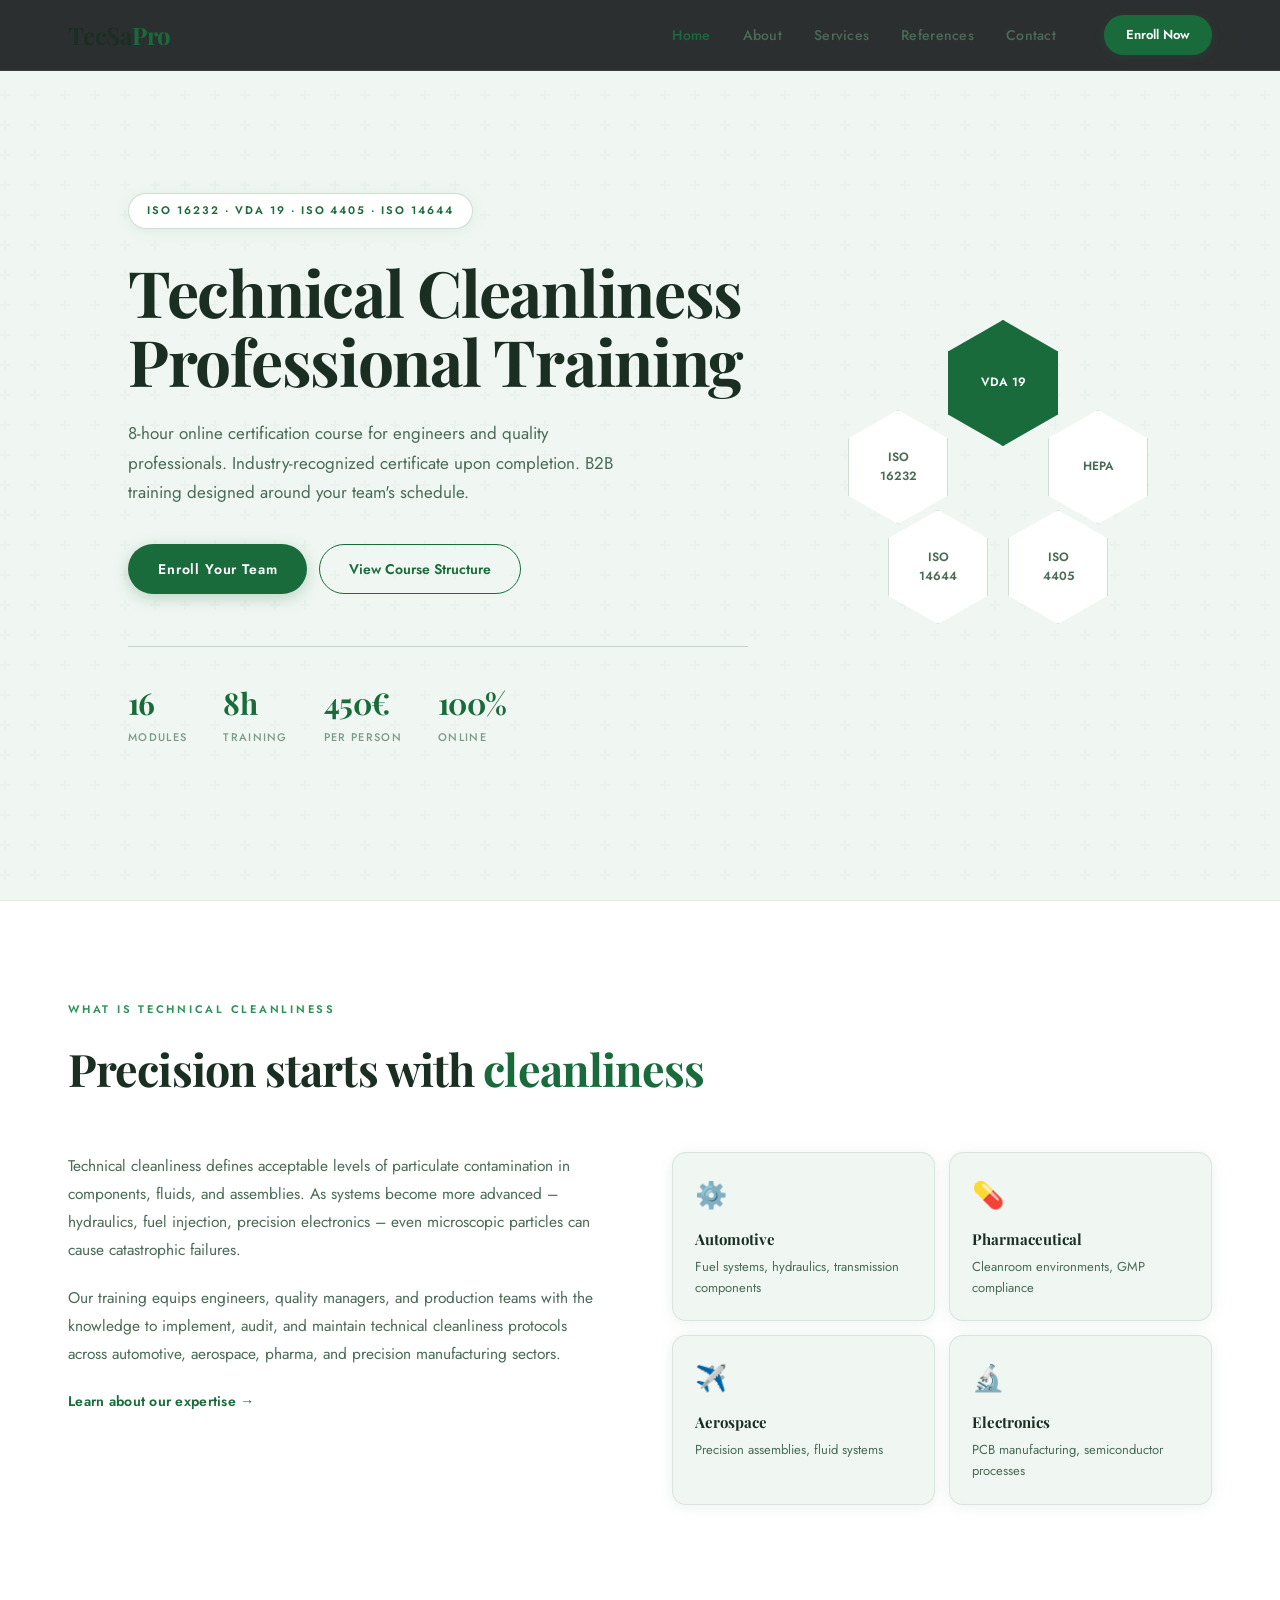
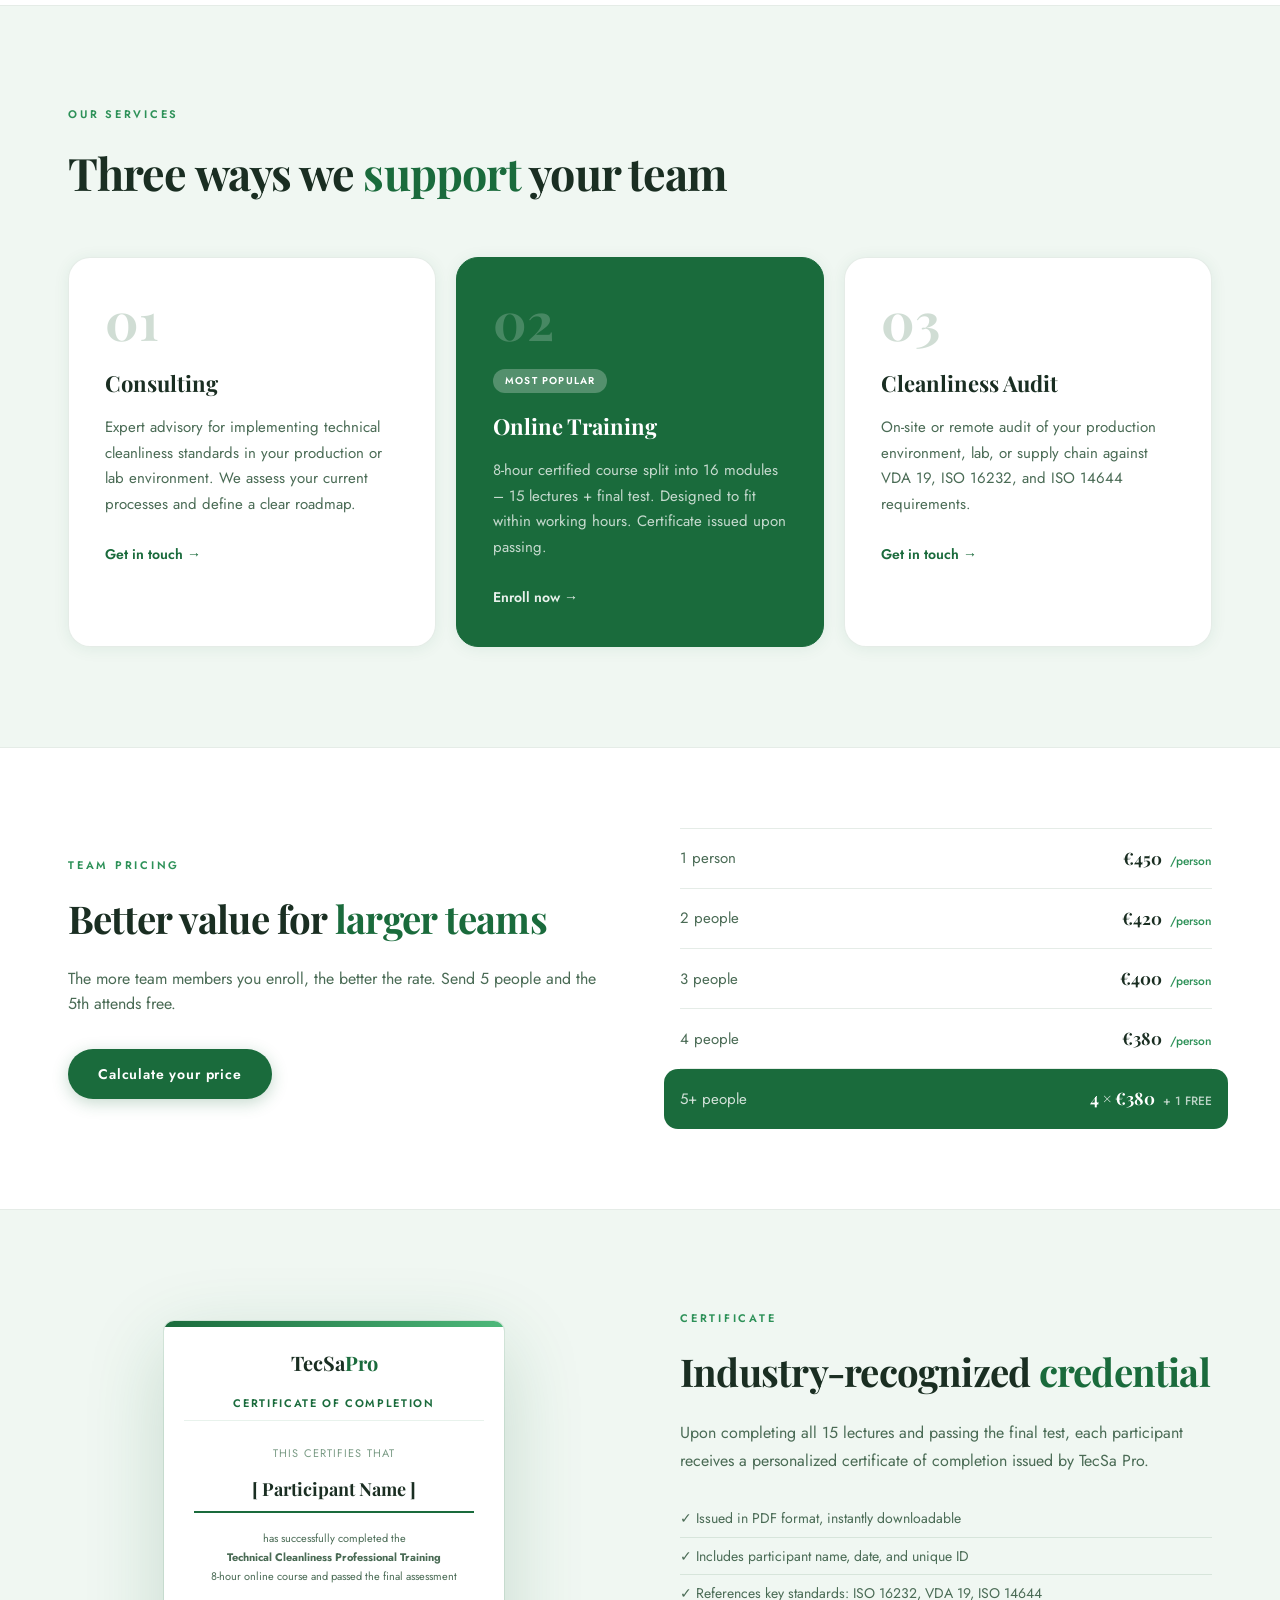
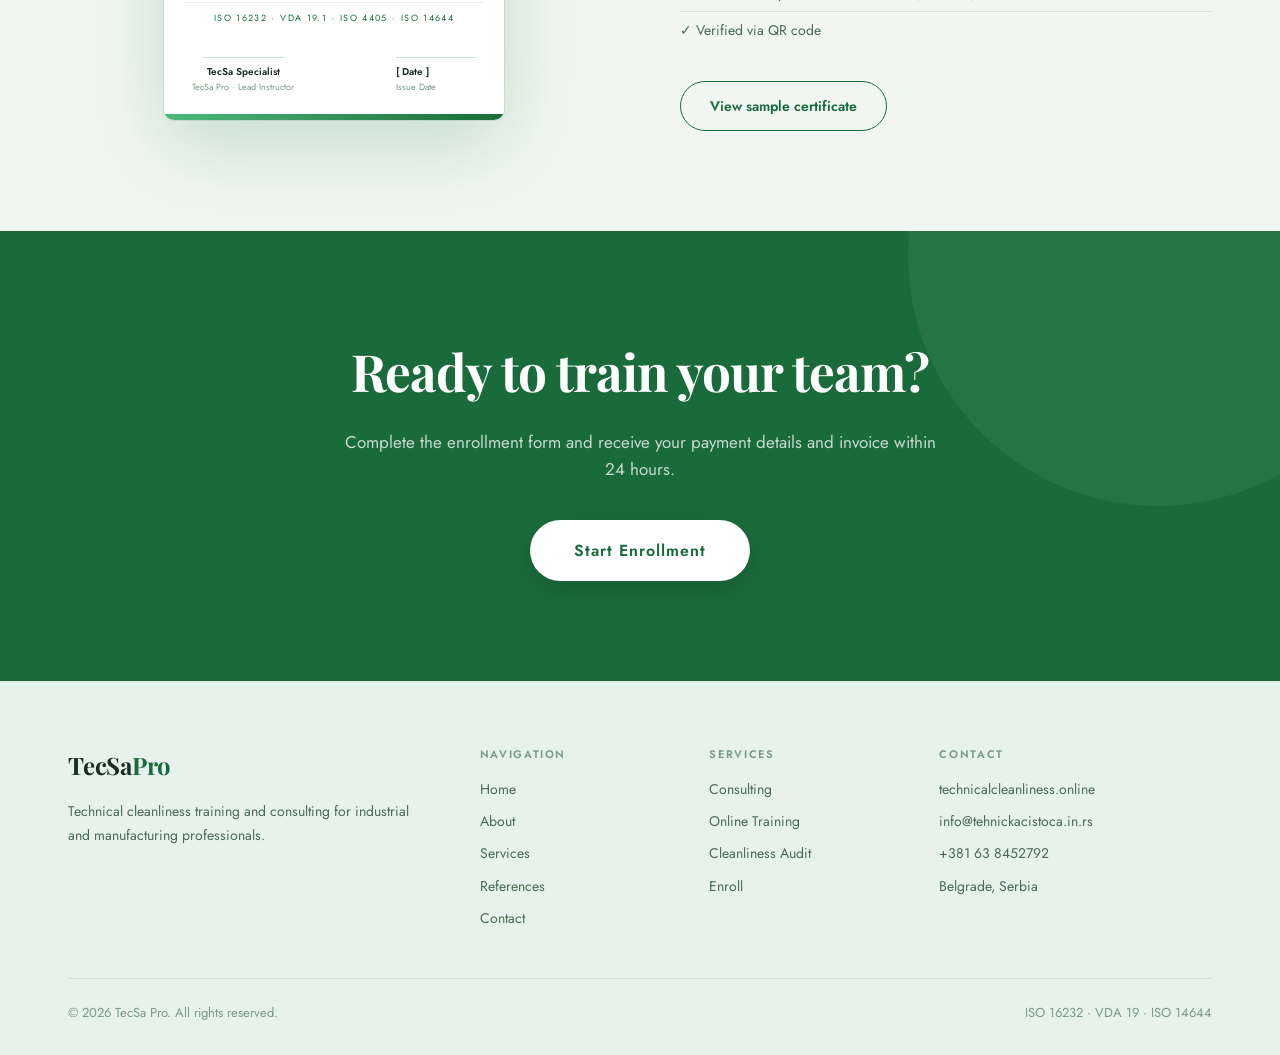
<file: index.html>
<!DOCTYPE html>
<html lang="en">
<head>
<meta charset="UTF-8">
<meta name="viewport" content="width=device-width, initial-scale=1.0">
<title>TecSa Pro – Technical Cleanliness Training</title>
<link rel="preconnect" href="https://fonts.googleapis.com">
<link rel="preconnect" href="https://fonts.gstatic.com" crossorigin>
<link href="https://fonts.googleapis.com/css2?family=Playfair+Display:ital,wght@0,600;0,700;1,600&family=Jost:wght@300;400;500;600&display=swap" rel="stylesheet">
<link rel="stylesheet" href="style.css">
</head>
<body>

<!-- NAV -->
<nav id="navbar">
  <div class="nav-inner">
    <a href="index.html" class="logo">TecSa<span>Pro</span></a>
    <ul class="nav-links">
      <li><a href="index.html" class="active">Home</a></li>
      <li><a href="about.html">About</a></li>
      <li><a href="services.html">Services</a></li>
      <li><a href="references.html">References</a></li>
      <li><a href="contact.html">Contact</a></li>
    </ul>
    <a href="notify.html" class="btn-nav">Enroll Now</a>
    <button class="burger" onclick="toggleMenu()">&#9776;</button>
  </div>
  <div class="mobile-menu" id="mobileMenu">
    <a href="index.html">Home</a>
    <a href="about.html">About</a>
    <a href="services.html">Services</a>
    <a href="references.html">References</a>
    <a href="contact.html">Contact</a>
    <a href="notify.html" class="btn-nav">Enroll Now</a>
  </div>
</nav>

<!-- HERO -->
<section class="hero">
  <div class="hero-grid-bg"></div>
  <div class="hero-content">
    <div class="hero-badge">ISO 16232 · VDA 19 · ISO 4405 · ISO 14644</div>
    <h1>Technical Cleanliness<br><span class="accent">Professional Training</span></h1>
    <p class="hero-sub">8-hour online certification course for engineers and quality professionals. Industry-recognized certificate upon completion. B2B training designed around your team's schedule.</p>
    <div class="hero-actions">
      <a href="notify.html" class="btn-primary">Enroll Your Team</a>
      <a href="services.html#course" class="btn-ghost">View Course Structure</a>
    </div>
    <div class="hero-stats">
      <div class="stat"><span class="stat-num">16</span><span class="stat-label">Modules</span></div>
      <div class="stat"><span class="stat-num">8h</span><span class="stat-label">Training</span></div>
      <div class="stat"><span class="stat-num">450€</span><span class="stat-label">Per person</span></div>
      <div class="stat"><span class="stat-num">100%</span><span class="stat-label">Online</span></div>
    </div>
  </div>
  <div class="hero-visual">
    <div class="hex-container">
      <div class="hex hex-1"><span>VDA 19</span></div>
      <div class="hex hex-2"><span>ISO<br>16232</span></div>
      <div class="hex hex-3"><span>HEPA</span></div>
      <div class="hex hex-4"><span>ISO<br>14644</span></div>
      <div class="hex hex-5"><span>ISO<br>4405</span></div>
    </div>
  </div>
</section>

<!-- WHAT IS -->
<section class="what-is">
  <div class="container">
    <div class="section-label">What is Technical Cleanliness</div>
    <h2>Precision starts with <em>cleanliness</em></h2>
    <div class="what-grid">
      <div class="what-text">
        <p>Technical cleanliness defines acceptable levels of particulate contamination in components, fluids, and assemblies. As systems become more advanced – hydraulics, fuel injection, precision electronics – even microscopic particles can cause catastrophic failures.</p>
        <p>Our training equips engineers, quality managers, and production teams with the knowledge to implement, audit, and maintain technical cleanliness protocols across automotive, aerospace, pharma, and precision manufacturing sectors.</p>
        <a href="about.html" class="link-arrow">Learn about our expertise →</a>
      </div>
      <div class="what-cards">
        <div class="mini-card">
          <div class="mini-icon">⚙️</div>
          <strong>Automotive</strong>
          <p>Fuel systems, hydraulics, transmission components</p>
        </div>
        <div class="mini-card">
          <div class="mini-icon">💊</div>
          <strong>Pharmaceutical</strong>
          <p>Cleanroom environments, GMP compliance</p>
        </div>
        <div class="mini-card">
          <div class="mini-icon">✈️</div>
          <strong>Aerospace</strong>
          <p>Precision assemblies, fluid systems</p>
        </div>
        <div class="mini-card">
          <div class="mini-icon">🔬</div>
          <strong>Electronics</strong>
          <p>PCB manufacturing, semiconductor processes</p>
        </div>
      </div>
    </div>
  </div>
</section>

<!-- SERVICES PREVIEW -->
<section class="services-preview">
  <div class="container">
    <div class="section-label">Our Services</div>
    <h2>Three ways we <em>support</em> your team</h2>
    <div class="services-grid">
      <div class="service-card" onclick="location.href='services.html#consulting'">
        <div class="service-num">01</div>
        <h3>Consulting</h3>
        <p>Expert advisory for implementing technical cleanliness standards in your production or lab environment. We assess your current processes and define a clear roadmap.</p>
        <span class="service-link">Get in touch →</span>
      </div>
      <div class="service-card featured" onclick="location.href='services.html#course'">
        <div class="service-num">02</div>
        <div class="service-badge">Most Popular</div>
        <h3>Online Training</h3>
        <p>8-hour certified course split into 16 modules – 15 lectures + final test. Designed to fit within working hours. Certificate issued upon passing.</p>
        <span class="service-link">Enroll now →</span>
      </div>
      <div class="service-card" onclick="location.href='services.html#audit'">
        <div class="service-num">03</div>
        <h3>Cleanliness Audit</h3>
        <p>On-site or remote audit of your production environment, lab, or supply chain against VDA 19, ISO 16232, and ISO 14644 requirements.</p>
        <span class="service-link">Get in touch →</span>
      </div>
    </div>
  </div>
</section>

<!-- PRICING TEASER -->
<section class="pricing-teaser">
  <div class="container">
    <div class="pricing-inner">
      <div class="pricing-text">
        <div class="section-label">Team Pricing</div>
        <h2>Better value for <em>larger teams</em></h2>
        <p>The more team members you enroll, the better the rate. Send 5 people and the 5th attends free.</p>
        <a href="notify.html" class="btn-primary">Calculate your price</a>
      </div>
      <div class="pricing-table">
        <div class="price-row">
          <span class="price-qty">1 person</span>
          <span class="price-amt">€450 <small>/person</small></span>
        </div>
        <div class="price-row">
          <span class="price-qty">2 people</span>
          <span class="price-amt">€420 <small>/person</small></span>
        </div>
        <div class="price-row">
          <span class="price-qty">3 people</span>
          <span class="price-amt">€400 <small>/person</small></span>
        </div>
        <div class="price-row">
          <span class="price-qty">4 people</span>
          <span class="price-amt">€380 <small>/person</small></span>
        </div>
        <div class="price-row highlight">
          <span class="price-qty">5+ people</span>
          <span class="price-amt">4 × €380 <small>+ 1 FREE</small></span>
        </div>
      </div>
    </div>
  </div>
</section>

<!-- CERT PREVIEW -->
<section class="cert-preview">
  <div class="container">
    <div class="cert-inner">
      <div class="cert-mock">
        <div class="cert-paper">
          <div class="cert-top-bar"></div>
          <div class="cert-logo">TecSa<span>Pro</span></div>
          <div class="cert-title-text">Certificate of Completion</div>
          <div class="cert-subtitle">This certifies that</div>
          <div class="cert-name-line">[ Participant Name ]</div>
          <div class="cert-body-text">has successfully completed the<br><strong>Technical Cleanliness Professional Training</strong><br>8-hour online course and passed the final assessment</div>
          <div class="cert-standards">ISO 16232 · VDA 19.1 · ISO 4405 · ISO 14644</div>
          <div class="cert-footer">
            <div class="cert-sig">
              <div class="cert-sig-line"></div>
              <div class="cert-sig-name">TecSa Specialist</div>
              <div class="cert-sig-title">TecSa Pro · Lead Instructor</div>
            </div>
            <div class="cert-date-block">
              <div class="cert-sig-line"></div>
              <div class="cert-sig-name">[ Date ]</div>
              <div class="cert-sig-title">Issue Date</div>
            </div>
          </div>
          <div class="cert-bottom-bar"></div>
        </div>
      </div>
      <div class="cert-text">
        <div class="section-label">Certificate</div>
        <h2>Industry-recognized <em>credential</em></h2>
        <p>Upon completing all 15 lectures and passing the final test, each participant receives a personalized certificate of completion issued by TecSa Pro.</p>
        <ul class="cert-features">
          <li>✓ Issued in PDF format, instantly downloadable</li>
          <li>✓ Includes participant name, date, and unique ID</li>
          <li>✓ References key standards: ISO 16232, VDA 19, ISO 14644</li>
          <li>✓ Verified via QR code</li>
        </ul>
        <a href="course.html" class="btn-ghost">View sample certificate</a>
      </div>
    </div>
  </div>
</section>

<!-- CTA -->
<section class="cta-section">
  <div class="container">
    <div class="cta-inner">
      <h2>Ready to train your team?</h2>
      <p>Complete the enrollment form and receive your payment details and invoice within 24 hours.</p>
      <a href="notify.html" class="btn-primary btn-large">Start Enrollment</a>
    </div>
  </div>
</section>

<!-- FOOTER -->
<footer>
  <div class="container">
    <div class="footer-grid">
      <div class="footer-brand">
        <div class="logo">TecSa<span>Pro</span></div>
        <p>Technical cleanliness training and consulting for industrial and manufacturing professionals.</p>
      </div>
      <div class="footer-links">
        <strong>Navigation</strong>
        <a href="index.html">Home</a>
        <a href="about.html">About</a>
        <a href="services.html">Services</a>
        <a href="references.html">References</a>
        <a href="contact.html">Contact</a>
      </div>
      <div class="footer-links">
        <strong>Services</strong>
        <a href="services.html#consulting">Consulting</a>
        <a href="services.html#course">Online Training</a>
        <a href="services.html#audit">Cleanliness Audit</a>
        <a href="notify.html">Enroll</a>
      </div>
      <div class="footer-contact">
        <strong>Contact</strong>
        <p>technicalcleanliness.online</p>
        <p>info@tehnickacistoca.in.rs</p>
        <p>+381 63 8452792</p>
        <p>Belgrade, Serbia</p>
      </div>
    </div>
    <div class="footer-bottom">
      <span>© 2026 TecSa Pro. All rights reserved.</span>
      <span>ISO 16232 · VDA 19 · ISO 14644</span>
    </div>
  </div>
</footer>

<script src="main.js"></script>
</body>
</html>
</file>
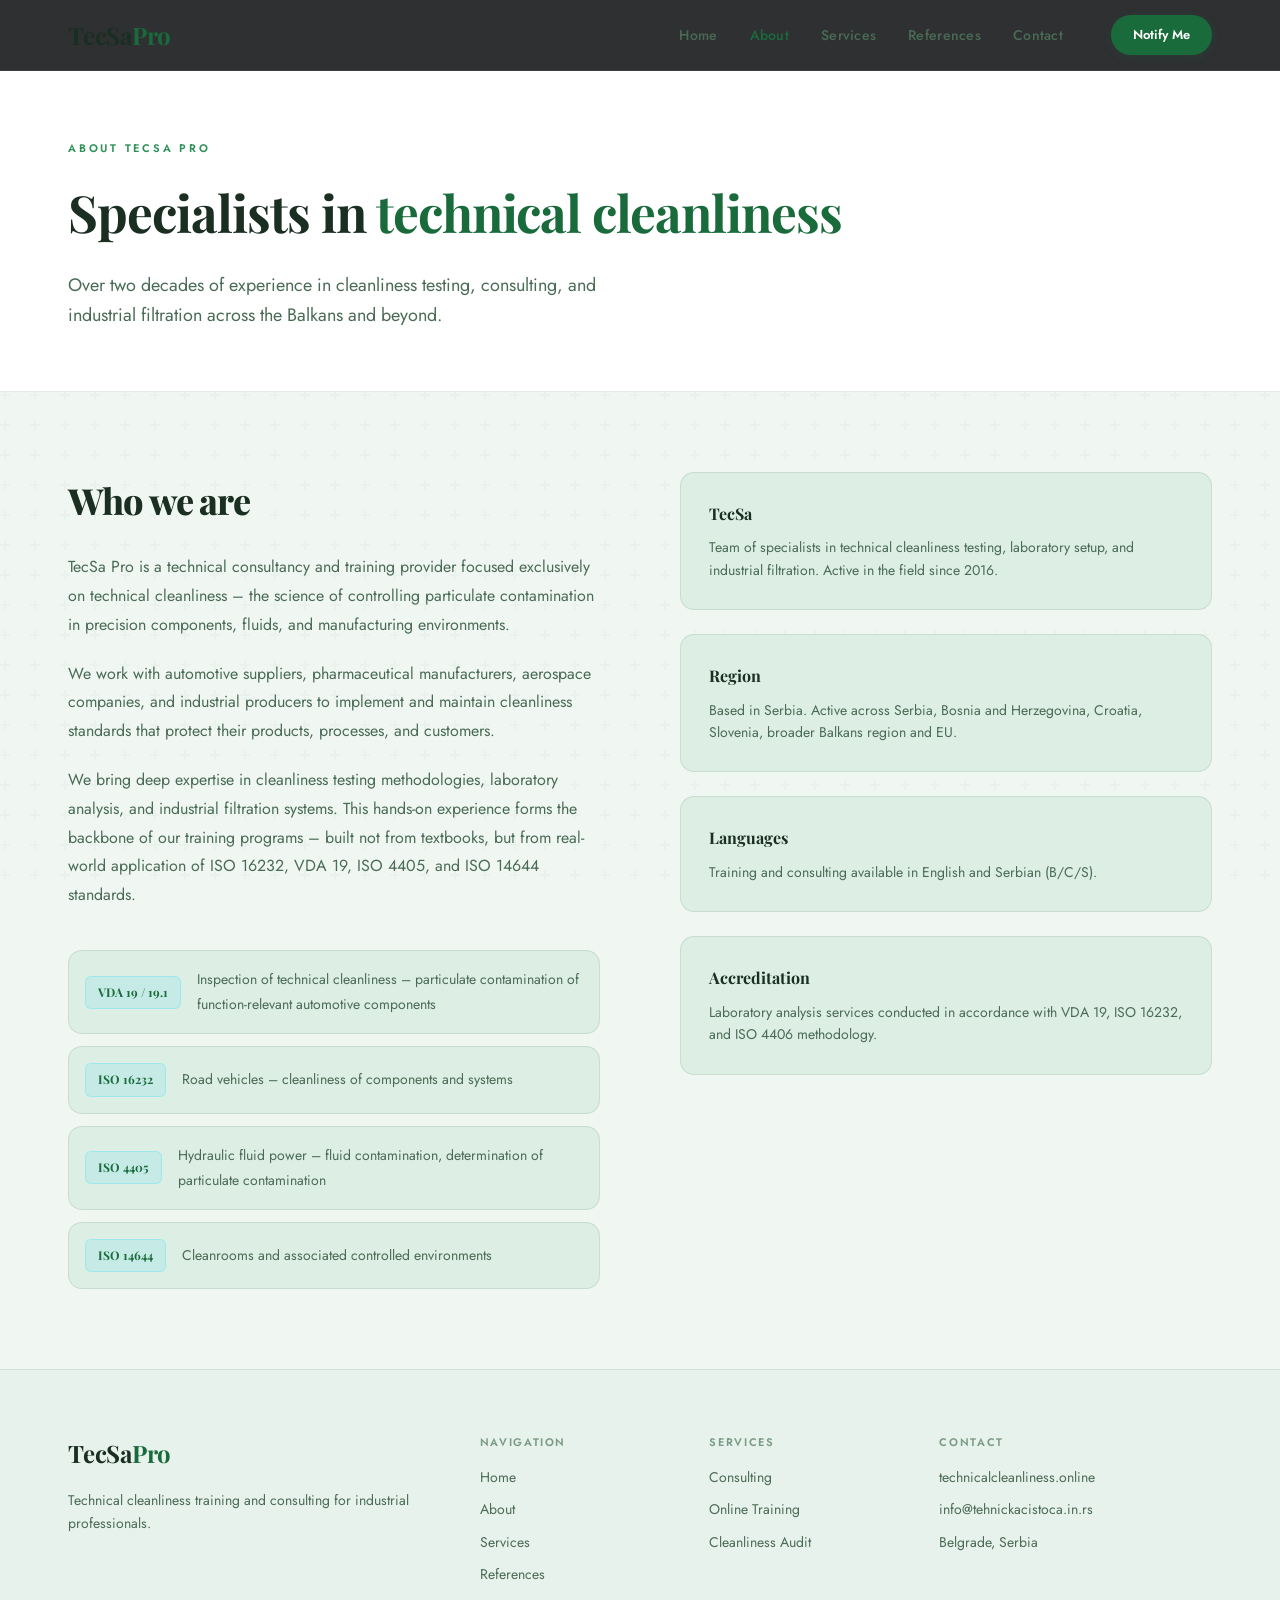
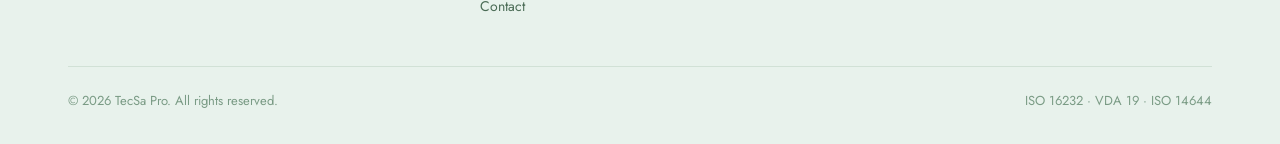
<file: about.html>
<!DOCTYPE html>
<html lang="en">
<head>
<meta charset="UTF-8">
<meta name="viewport" content="width=device-width, initial-scale=1.0">
<title>About – TecSa Pro</title>
<link href="https://fonts.googleapis.com/css2?family=Playfair+Display:ital,wght@0,600;0,700;1,600&family=Jost:wght@300;400;500;600&display=swap" rel="stylesheet">
<link rel="stylesheet" href="style.css">
<style>
.about-grid { display: grid; grid-template-columns: 1fr 1fr; gap: 80px; align-items: start; padding: 80px 0; }
.about-text h2 { font-family: var(--font-display); font-size: 36px; font-weight: 800; letter-spacing: -0.03em; margin-bottom: 24px; }
.about-text p { color: var(--text-muted); line-height: 1.8; margin-bottom: 20px; }
.about-sidebar { display: flex; flex-direction: column; gap: 24px; }
.sidebar-card { background: var(--bg3); border: 1px solid var(--border); border-radius: var(--radius); padding: 28px; }
.sidebar-card h4 { font-family: var(--font-display); font-size: 16px; margin-bottom: 10px; }
.sidebar-card p { color: var(--text-muted); font-size: 14px; }
.standards-list { display: flex; flex-direction: column; gap: 12px; margin-top: 40px; }
.std-item { display: flex; align-items: center; gap: 16px; padding: 16px; background: var(--bg3); border: 1px solid var(--border); border-radius: var(--radius); }
.std-badge { background: rgba(0,212,255,0.1); border: 1px solid rgba(0,212,255,0.2); color: var(--accent); font-family: var(--font-display); font-size: 12px; font-weight: 700; padding: 6px 12px; border-radius: 6px; white-space: nowrap; }
.std-item p { font-size: 14px; color: var(--text-muted); margin: 0; }
@media(max-width:900px){ .about-grid { grid-template-columns: 1fr; } }
</style>
</head>
<body>
<nav id="navbar">
  <div class="nav-inner">
    <a href="index.html" class="logo">TecSa<span>Pro</span></a>
    <ul class="nav-links">
      <li><a href="index.html">Home</a></li>
      <li><a href="about.html" class="active">About</a></li>
      <li><a href="services.html">Services</a></li>
      <li><a href="references.html">References</a></li>
      <li><a href="notify.html">Contact</a></li>
    </ul>
    <a href="notify.html" class="btn-nav">Notify Me</a>
    <button class="burger" onclick="toggleMenu()">&#9776;</button>
  </div>
  <div class="mobile-menu" id="mobileMenu">
    <a href="index.html">Home</a><a href="about.html">About</a><a href="services.html">Services</a><a href="references.html">References</a><a href="notify.html">Contact</a>
    <a href="notify.html" class="btn-nav">Notify Me</a>
  </div>
</nav>

<section class="page-hero">
  <div class="container">
    <div class="section-label">About TecSa Pro</div>
    <h1>Specialists in <em>technical cleanliness</em></h1>
    <p>Over two decades of experience in cleanliness testing, consulting, and industrial filtration across the Balkans and beyond.</p>
  </div>
</section>

<section class="container">
  <div class="about-grid">
    <div class="about-text">
      <h2>Who we are</h2>
      <p>TecSa Pro is a technical consultancy and training provider focused exclusively on technical cleanliness – the science of controlling particulate contamination in precision components, fluids, and manufacturing environments.</p>
      <p>We work with automotive suppliers, pharmaceutical manufacturers, aerospace companies, and industrial producers to implement and maintain cleanliness standards that protect their products, processes, and customers.</p>
      <p>We bring deep expertise in cleanliness testing methodologies, laboratory analysis, and industrial filtration systems. This hands-on experience forms the backbone of our training programs – built not from textbooks, but from real-world application of ISO 16232, VDA 19, ISO 4405, and ISO 14644 standards.</p>

      <div class="standards-list">
        <div class="std-item">
          <span class="std-badge">VDA 19 / 19.1</span>
          <p>Inspection of technical cleanliness – particulate contamination of function-relevant automotive components</p>
        </div>
        <div class="std-item">
          <span class="std-badge">ISO 16232</span>
          <p>Road vehicles – cleanliness of components and systems</p>
        </div>
        <div class="std-item">
          <span class="std-badge">ISO 4405</span>
          <p>Hydraulic fluid power – fluid contamination, determination of particulate contamination</p>
        </div>
        <div class="std-item">
          <span class="std-badge">ISO 14644</span>
          <p>Cleanrooms and associated controlled environments</p>
        </div>
      </div>
    </div>
    <div class="about-sidebar">
      <div class="sidebar-card">
        <h4>TecSa</h4>
        <p>Team of specialists in technical cleanliness testing, laboratory setup, and industrial filtration. Active in the field since 2016.</p>
      </div>
      <div class="sidebar-card">
        <h4>Region</h4>
        <p>Based in Serbia. Active across Serbia, Bosnia and Herzegovina, Croatia, Slovenia, broader Balkans region and EU.</p>
      </div>
      <div class="sidebar-card">
        <h4>Languages</h4>
        <p>Training and consulting available in English and Serbian (B/C/S).</p>
      </div>
      <div class="sidebar-card">
        <h4>Accreditation</h4>
        <p>Laboratory analysis services conducted in accordance with VDA 19, ISO 16232, and ISO 4406 methodology.</p>
      </div>
    </div>
  </div>
</section>

<footer>
  <div class="container">
    <div class="footer-grid">
      <div class="footer-brand">
        <div class="logo">TecSa<span>Pro</span></div>
        <p>Technical cleanliness training and consulting for industrial professionals.</p>
      </div>
      <div class="footer-links"><strong>Navigation</strong><a href="index.html">Home</a><a href="about.html">About</a><a href="services.html">Services</a><a href="references.html">References</a><a href="notify.html">Contact</a></div>
      <div class="footer-links"><strong>Services</strong><a href="services.html#consulting">Consulting</a><a href="services.html#course">Online Training</a><a href="services.html#audit">Cleanliness Audit</a></div>
      <div class="footer-contact"><strong>Contact</strong><p>technicalcleanliness.online</p><p>info@tehnickacistoca.in.rs</p><p>Belgrade, Serbia</p></div>
    </div>
    <div class="footer-bottom"><span>© 2026 TecSa Pro. All rights reserved.</span><span>ISO 16232 · VDA 19 · ISO 14644</span></div>
  </div>
</footer>
<script src="main.js"></script>
</body>
</html>
</file>
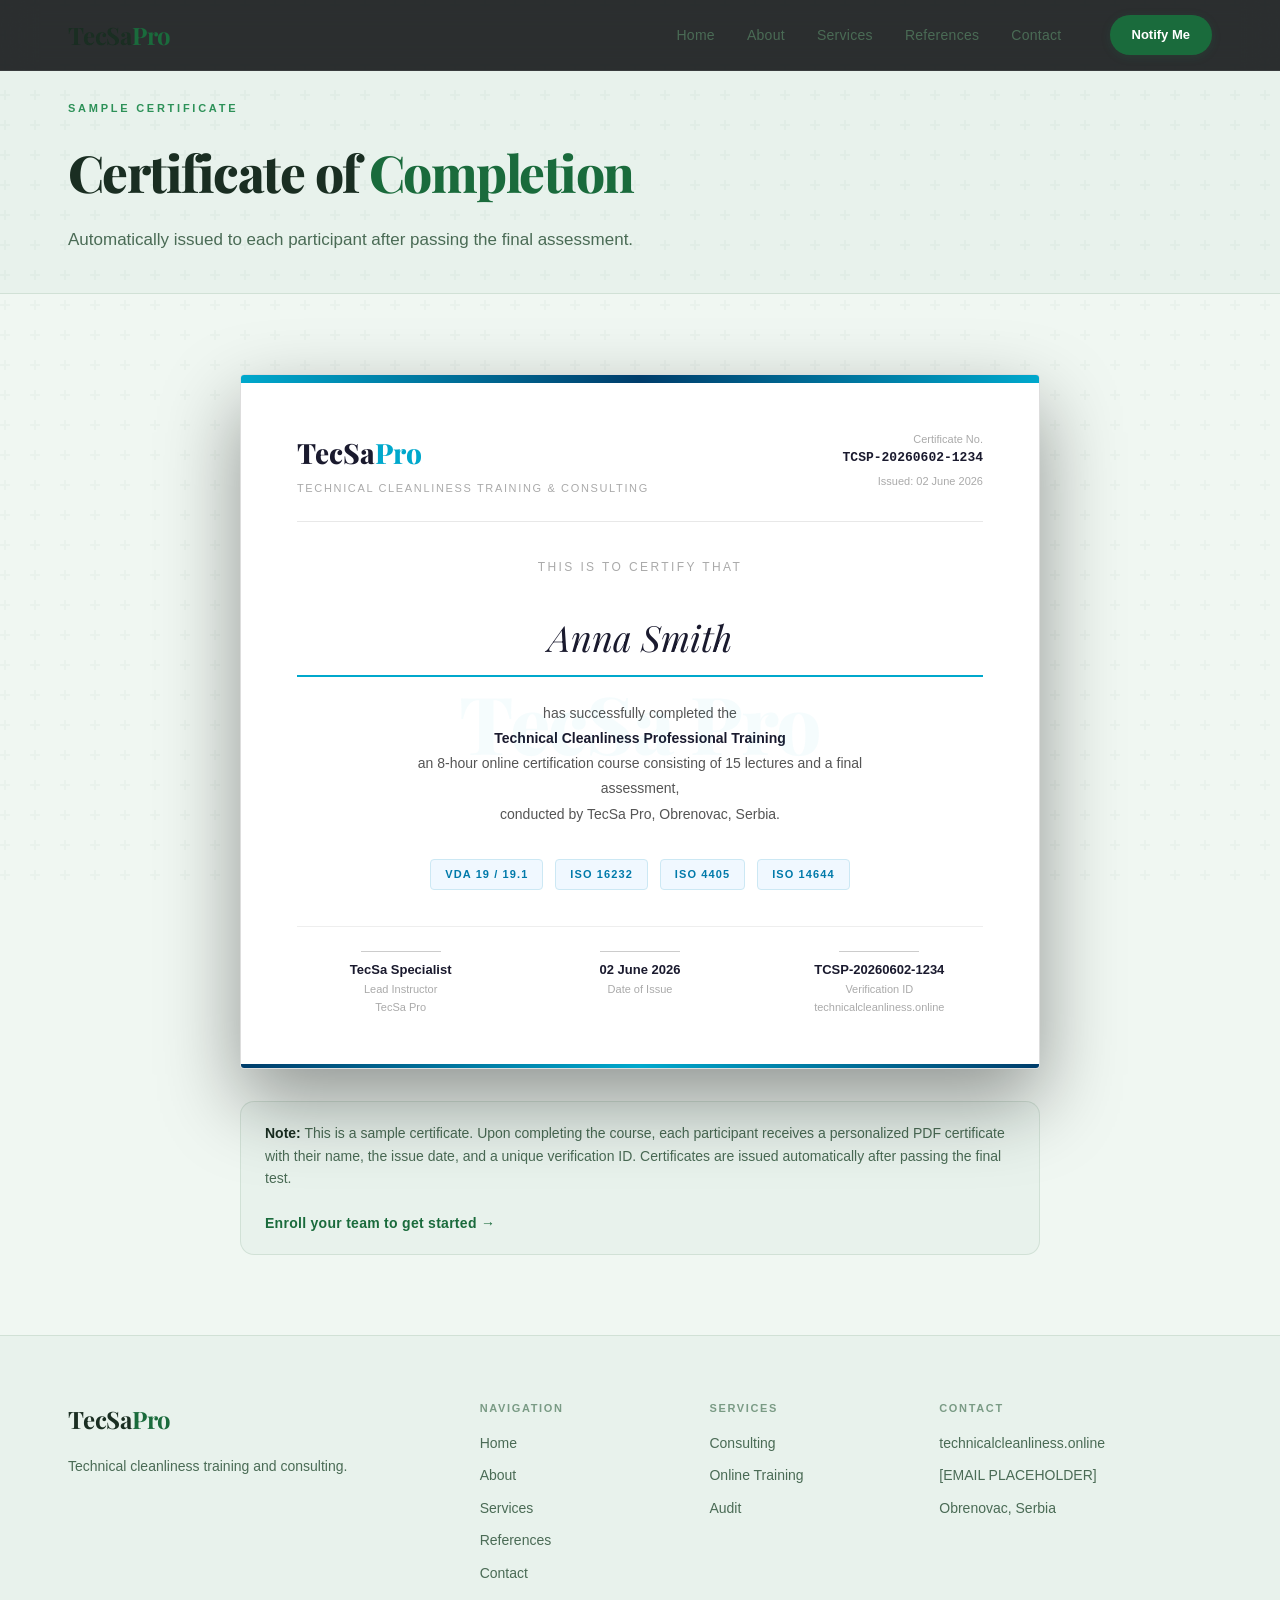
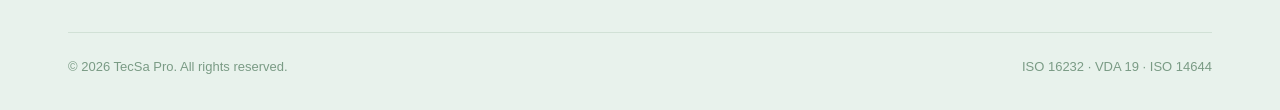
<file: certificate-sample.html>
<!DOCTYPE html>
<html lang="en">
<head>
<meta charset="UTF-8">
<meta name="viewport" content="width=device-width, initial-scale=1.0">
<title>Sample Certificate – TecSa Pro</title>
<link href="https://fonts.googleapis.com/css2?family=Syne:wght@400;600;700;800&family=DM+Sans:ital,wght@0,300;0,400;0,500;1,300&family=Playfair+Display:ital,wght@0,700;1,600&display=swap" rel="stylesheet">
<link rel="stylesheet" href="style.css">
<style>
.cert-page { padding: 80px 0; }
.cert-page-inner { max-width: 800px; margin: 0 auto; }
.cert-page h2 { font-family: var(--font-display); font-size: 28px; font-weight: 800; margin-bottom: 8px; }
.cert-page p { color: var(--text-muted); margin-bottom: 40px; }

/* THE CERTIFICATE */
.certificate {
  background: #fff;
  border: 1px solid #ddd;
  border-radius: 4px;
  overflow: hidden;
  box-shadow: 0 32px 80px rgba(0,0,0,0.4);
  margin-bottom: 32px;
  position: relative;
}
.cert-accent-bar { height: 8px; background: linear-gradient(90deg, #00a8cc 0%, #003d6b 50%, #00a8cc 100%); }
.cert-body { padding: 48px 56px; }
.cert-header { display: flex; justify-content: space-between; align-items: start; margin-bottom: 36px; padding-bottom: 24px; border-bottom: 1px solid #e8e8e8; }
.cert-brand { font-family: 'Playfair Display', serif; font-size: 28px; font-weight: 800; color: #1a1a2e; }
.cert-brand span { color: #00a8cc; }
.cert-brand-sub { font-size: 11px; color: #aaa; letter-spacing: 0.15em; text-transform: uppercase; margin-top: 4px; }
.cert-id { text-align: right; font-size: 11px; color: #aaa; }
.cert-id strong { display: block; color: #1a1a2e; font-size: 13px; font-family: monospace; }

.cert-title-block { text-align: center; margin-bottom: 32px; }
.cert-title-block .label { font-size: 12px; letter-spacing: 0.2em; text-transform: uppercase; color: #aaa; margin-bottom: 8px; }
.cert-title-block h2 { font-family: 'Playfair Display', serif; font-size: 32px; font-weight: 700; color: #1a1a2e; margin-bottom: 4px; }
.cert-title-block .sub { font-size: 14px; color: #888; }

.cert-awarded { text-align: center; margin-bottom: 12px; font-size: 13px; color: #888; text-transform: uppercase; letter-spacing: 0.1em; }
.cert-recipient { text-align: center; font-family: 'Playfair Display', serif; font-size: 36px; font-style: italic; color: #1a1a2e; border-bottom: 2px solid #00a8cc; display: inline-block; padding: 0 40px 8px; margin: 0 auto 24px; display: block; }
.cert-desc { text-align: center; font-size: 14px; color: #555; line-height: 1.8; margin-bottom: 32px; max-width: 520px; margin-left: auto; margin-right: auto; }
.cert-desc strong { color: #1a1a2e; }

.cert-standards-bar { display: flex; justify-content: center; gap: 12px; margin-bottom: 36px; flex-wrap: wrap; }
.cert-std { background: #f0f8ff; border: 1px solid #cce8f4; color: #007aaa; font-size: 11px; font-weight: 700; letter-spacing: 0.1em; text-transform: uppercase; padding: 6px 14px; border-radius: 4px; }

.cert-sigs { display: grid; grid-template-columns: 1fr 1fr 1fr; gap: 32px; padding-top: 24px; border-top: 1px solid #eee; }
.cert-sig { text-align: center; }
.cert-sig-line { height: 1px; background: #ccc; margin: 0 auto 8px; width: 80px; }
.cert-sig-name { font-size: 13px; font-weight: 600; color: #1a1a2e; }
.cert-sig-role { font-size: 11px; color: #aaa; }

.cert-watermark { position: absolute; top: 50%; left: 50%; transform: translate(-50%,-50%); font-family: 'Playfair Display', serif; font-size: 80px; font-weight: 800; color: rgba(0,168,204,0.04); white-space: nowrap; pointer-events: none; letter-spacing: -0.02em; }
.cert-bottom-bar { height: 4px; background: linear-gradient(90deg, #003d6b 0%, #00a8cc 50%, #003d6b 100%); }

.cert-note { background: var(--bg2); border: 1px solid var(--border); border-radius: var(--radius); padding: 20px 24px; font-size: 14px; color: var(--text-muted); }
.cert-note strong { color: var(--text); }

@media print {
  nav, footer, .cert-page>:not(.cert-page-inner), .cert-note { display: none !important; }
  body { background: white; }
  .cert-page { padding: 0; }
}
</style>
</head>
<body>
<nav id="navbar">
  <div class="nav-inner">
    <a href="index.html" class="logo">TecSa<span>Pro</span></a>
    <ul class="nav-links">
      <li><a href="index.html">Home</a></li>
      <li><a href="about.html">About</a></li>
      <li><a href="services.html">Services</a></li>
      <li><a href="references.html">References</a></li>
      <li><a href="contact.html">Contact</a></li>
    </ul>
    <a href="notify.html" class="btn-nav">Notify Me</a>
    <button class="burger" onclick="toggleMenu()">&#9776;</button>
  </div>
  <div class="mobile-menu" id="mobileMenu">
    <a href="index.html">Home</a><a href="about.html">About</a><a href="services.html">Services</a><a href="references.html">References</a><a href="contact.html">Contact</a>
  </div>
</nav>

<section style="padding-top:100px;padding-bottom:0;background:var(--bg2);border-bottom:1px solid var(--border);">
  <div class="container" style="padding-bottom:40px;">
    <div class="section-label">Sample Certificate</div>
    <h1 style="font-family:var(--font-display);font-size:clamp(32px,4vw,52px);font-weight:800;letter-spacing:-0.03em;margin-bottom:12px;">Certificate of <em>Completion</em></h1>
    <p style="color:var(--text-muted);font-size:17px;">Automatically issued to each participant after passing the final assessment.</p>
  </div>
</section>

<section class="cert-page">
  <div class="container">
    <div class="cert-page-inner">

      <div class="certificate">
        <div class="cert-accent-bar"></div>
        <div class="cert-body">
          <div class="cert-watermark">TecSa Pro</div>

          <div class="cert-header">
            <div>
              <div class="cert-brand">TecSa<span>Pro</span></div>
              <div class="cert-brand-sub">Technical Cleanliness Training &amp; Consulting</div>
            </div>
            <div class="cert-id">
              Certificate No.<br>
              <strong>TCSP-20260602-1234</strong>
              <div style="margin-top:4px;">Issued: 02 June 2026</div>
            </div>
          </div>

          <div class="cert-title-block">
            <div class="label">This is to certify that</div>
          </div>

          <div class="cert-awarded"></div>
          <div class="cert-recipient">Anna Smith</div>

          <div class="cert-desc">
            has successfully completed the<br>
            <strong>Technical Cleanliness Professional Training</strong><br>
            an 8-hour online certification course consisting of 15 lectures and a final assessment,<br>
            conducted by TecSa Pro, Obrenovac, Serbia.
          </div>

          <div class="cert-standards-bar">
            <span class="cert-std">VDA 19 / 19.1</span>
            <span class="cert-std">ISO 16232</span>
            <span class="cert-std">ISO 4405</span>
            <span class="cert-std">ISO 14644</span>
          </div>

          <div class="cert-sigs">
            <div class="cert-sig">
              <div class="cert-sig-line"></div>
              <div class="cert-sig-name">TecSa Specialist</div>
              <div class="cert-sig-role">Lead Instructor<br>TecSa Pro</div>
            </div>
            <div class="cert-sig">
              <div class="cert-sig-line"></div>
              <div class="cert-sig-name">02 June 2026</div>
              <div class="cert-sig-role">Date of Issue</div>
            </div>
            <div class="cert-sig">
              <div class="cert-sig-line"></div>
              <div class="cert-sig-name">TCSP-20260602-1234</div>
              <div class="cert-sig-role">Verification ID<br>technicalcleanliness.online</div>
            </div>
          </div>
        </div>
        <div class="cert-bottom-bar"></div>
      </div>

      <div class="cert-note">
        <strong>Note:</strong> This is a sample certificate. Upon completing the course, each participant receives a personalized PDF certificate with their name, the issue date, and a unique verification ID. Certificates are issued automatically after passing the final test.
        <br><br>
        <a href="notify.html" class="link-arrow">Enroll your team to get started →</a>
      </div>

    </div>
  </div>
</section>

<footer>
  <div class="container">
    <div class="footer-grid">
      <div class="footer-brand"><div class="logo">TecSa<span>Pro</span></div><p>Technical cleanliness training and consulting.</p></div>
      <div class="footer-links"><strong>Navigation</strong><a href="index.html">Home</a><a href="about.html">About</a><a href="services.html">Services</a><a href="references.html">References</a><a href="contact.html">Contact</a></div>
      <div class="footer-links"><strong>Services</strong><a href="services.html#consulting">Consulting</a><a href="services.html#course">Online Training</a><a href="services.html#audit">Audit</a></div>
      <div class="footer-contact"><strong>Contact</strong><p>technicalcleanliness.online</p><p>[EMAIL PLACEHOLDER]</p><p>Obrenovac, Serbia</p></div>
    </div>
    <div class="footer-bottom"><span>© 2026 TecSa Pro. All rights reserved.</span><span>ISO 16232 · VDA 19 · ISO 14644</span></div>
  </div>
</footer>
<script src="main.js"></script>
</body>
</html>
</file>
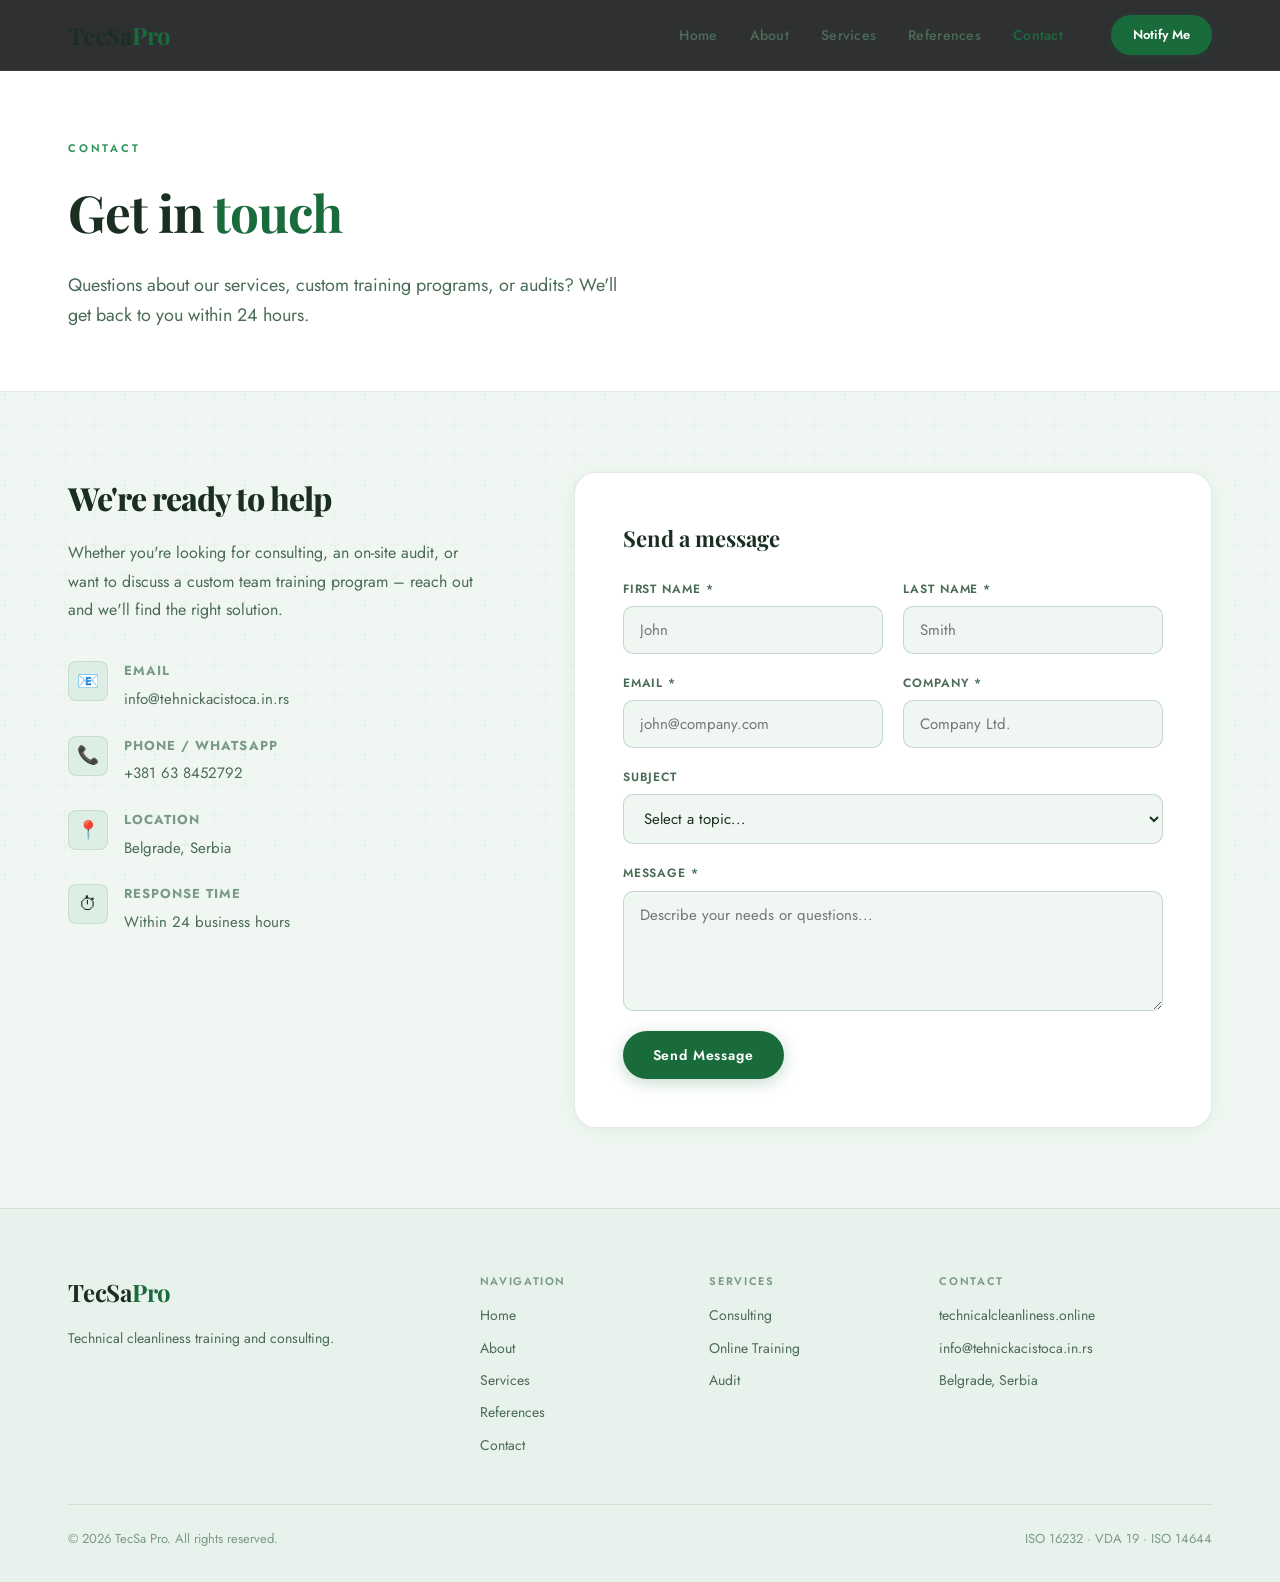
<file: contact.html>
<!DOCTYPE html>
<html lang="en">
<head>
<meta charset="UTF-8">
<meta name="viewport" content="width=device-width, initial-scale=1.0">
<title>Contact – TecSa Pro</title>
<link href="https://fonts.googleapis.com/css2?family=Playfair+Display:ital,wght@0,600;0,700;1,600&family=Jost:wght@300;400;500;600&display=swap" rel="stylesheet">
<link rel="stylesheet" href="style.css">
<style>
.contact-grid { display: grid; grid-template-columns: 1fr 1.5fr; gap: 80px; padding: 80px 0; }
.contact-info h2 { font-family: var(--font-display); font-size: 32px; font-weight: 800; letter-spacing: -0.03em; margin-bottom: 16px; }
.contact-info p { color: var(--text-muted); line-height: 1.8; margin-bottom: 36px; }
.contact-item { display: flex; gap: 16px; align-items: flex-start; margin-bottom: 24px; }
.contact-icon { width: 40px; height: 40px; background: var(--bg3); border: 1px solid var(--border); border-radius: 8px; display: flex; align-items: center; justify-content: center; font-size: 18px; flex-shrink: 0; }
.contact-item strong { display: block; font-size: 13px; text-transform: uppercase; letter-spacing: 0.08em; color: var(--text-dim); margin-bottom: 4px; }
.contact-item span { color: var(--text-muted); font-size: 15px; }
.success-msg { display: none; background: rgba(0,212,255,0.1); border: 1px solid rgba(0,212,255,0.3); border-radius: var(--radius); padding: 20px; color: var(--accent); font-weight: 500; margin-top: 16px; }
@media(max-width:900px){ .contact-grid { grid-template-columns: 1fr; } }
</style>
</head>
<body>
<nav id="navbar">
  <div class="nav-inner">
    <a href="index.html" class="logo">TecSa<span>Pro</span></a>
    <ul class="nav-links">
      <li><a href="index.html">Home</a></li>
      <li><a href="about.html">About</a></li>
      <li><a href="services.html">Services</a></li>
      <li><a href="references.html">References</a></li>
      <li><a href="contact.html" class="active">Contact</a></li>
    </ul>
    <a href="notify.html" class="btn-nav">Notify Me</a>
    <button class="burger" onclick="toggleMenu()">&#9776;</button>
  </div>
  <div class="mobile-menu" id="mobileMenu">
    <a href="index.html">Home</a><a href="about.html">About</a><a href="services.html">Services</a><a href="references.html">References</a><a href="contact.html">Contact</a>
    <a href="notify.html" class="btn-nav">Notify Me</a>
  </div>
</nav>

<section class="page-hero">
  <div class="container">
    <div class="section-label">Contact</div>
    <h1>Get in <em>touch</em></h1>
    <p>Questions about our services, custom training programs, or audits? We'll get back to you within 24 hours.</p>
  </div>
</section>

<section class="container">
  <div class="contact-grid">
    <div class="contact-info">
      <h2>We're ready to help</h2>
      <p>Whether you're looking for consulting, an on-site audit, or want to discuss a custom team training program – reach out and we'll find the right solution.</p>

      <div class="contact-item">
        <div class="contact-icon">📧</div>
        <div><strong>Email</strong><span>info@tehnickacistoca.in.rs</span></div>
      </div>
      <div class="contact-item">
        <div class="contact-icon">📞</div>
        <div><strong>Phone / WhatsApp</strong><span>+381 63 8452792</span></div>
      </div>
      <div class="contact-item">
        <div class="contact-icon">📍</div>
        <div><strong>Location</strong><span>Belgrade, Serbia</span></div>
      </div>
      <div class="contact-item">
        <div class="contact-icon">⏱</div>
        <div><strong>Response time</strong><span>Within 24 business hours</span></div>
      </div>
    </div>

    <div class="form-wrap">
      <h3 style="font-family:var(--font-display);font-size:22px;font-weight:700;margin-bottom:24px;">Send a message</h3>
      <div class="form-row">
        <div class="form-group"><label>First Name *</label><input type="text" id="cf-fname" placeholder="John"></div>
        <div class="form-group"><label>Last Name *</label><input type="text" id="cf-lname" placeholder="Smith"></div>
      </div>
      <div class="form-row">
        <div class="form-group"><label>Email *</label><input type="email" id="cf-email" placeholder="john@company.com"></div>
        <div class="form-group"><label>Company *</label><input type="text" id="cf-company" placeholder="Company Ltd."></div>
      </div>
      <div class="form-group">
        <label>Subject</label>
        <select id="cf-subject">
          <option value="">Select a topic...</option>
          <option>Technical Cleanliness Consulting</option>
          <option>Cleanliness Audit</option>
          <option>Online Training – Team Enrollment</option>
          <option>Custom Training Program</option>
          <option>General Inquiry</option>
        </select>
      </div>
      <div class="form-group"><label>Message *</label><textarea id="cf-message" placeholder="Describe your needs or questions..."></textarea></div>
      <button class="btn-primary" onclick="sendContact(this)">Send Message</button>
      <div class="success-msg" id="contact-success">✓ Thank you! We'll be in touch within 24 hours.</div>
    </div>
  </div>
</section>

<footer>
  <div class="container">
    <div class="footer-grid">
      <div class="footer-brand"><div class="logo">TecSa<span>Pro</span></div><p>Technical cleanliness training and consulting.</p></div>
      <div class="footer-links"><strong>Navigation</strong><a href="index.html">Home</a><a href="about.html">About</a><a href="services.html">Services</a><a href="references.html">References</a><a href="contact.html">Contact</a></div>
      <div class="footer-links"><strong>Services</strong><a href="services.html#consulting">Consulting</a><a href="services.html#course">Online Training</a><a href="services.html#audit">Audit</a></div>
      <div class="footer-contact"><strong>Contact</strong><p>technicalcleanliness.online</p><p>info@tehnickacistoca.in.rs</p><p>Belgrade, Serbia</p></div>
    </div>
    <div class="footer-bottom"><span>© 2026 TecSa Pro. All rights reserved.</span><span>ISO 16232 · VDA 19 · ISO 14644</span></div>
  </div>
</footer>
<script src="main.js"></script>
<script src="main.js"></script>
<script>
async function sendContact(btn) {
  const fname = document.getElementById('cf-fname').value.trim();
  const lname = document.getElementById('cf-lname').value.trim();
  const email = document.getElementById('cf-email').value.trim();
  const company = document.getElementById('cf-company').value.trim();
  const subjectEl = document.getElementById('cf-subject');
  const topic = subjectEl ? subjectEl.value : 'General Inquiry';
  const msg = document.getElementById('cf-message').value.trim();

  if(!fname || !lname || !email || !company || !msg) {
    alert('Please fill in all required fields.');
    return;
  }

  btn.disabled = true;
  btn.textContent = 'Sending...';

  try {
    const res = await fetch('https://api.web3forms.com/submit', {
      method: 'POST',
      headers: { 'Content-Type': 'application/json', 'Accept': 'application/json' },
      body: JSON.stringify({
        access_key: 'fb9b755e-4c61-43f6-af93-294f7c1d9515',
        subject: 'TecSa Pro Contact – ' + fname + ' ' + lname + ' (' + company + ')',
        from_name: 'TecSa Pro Website',
        name: fname + ' ' + lname,
        email: email,
        company: company,
        topic: topic,
        message: msg,
        source: 'technicalcleanliness.online/contact.html'
      })
    });
    const json = await res.json();
    if(json.success) {
      document.getElementById('contact-success').style.display = 'block';
      btn.textContent = 'Sent ✓';
    } else {
      alert('Something went wrong. Please try again or email info@tehnickacistoca.in.rs');
      btn.disabled = false;
      btn.textContent = 'Send Message';
    }
  } catch(e) {
    alert('Connection error. Please email info@tehnickacistoca.in.rs directly.');
    btn.disabled = false;
    btn.textContent = 'Send Message';
  }
}
</script>
</body>
</html>
</file>
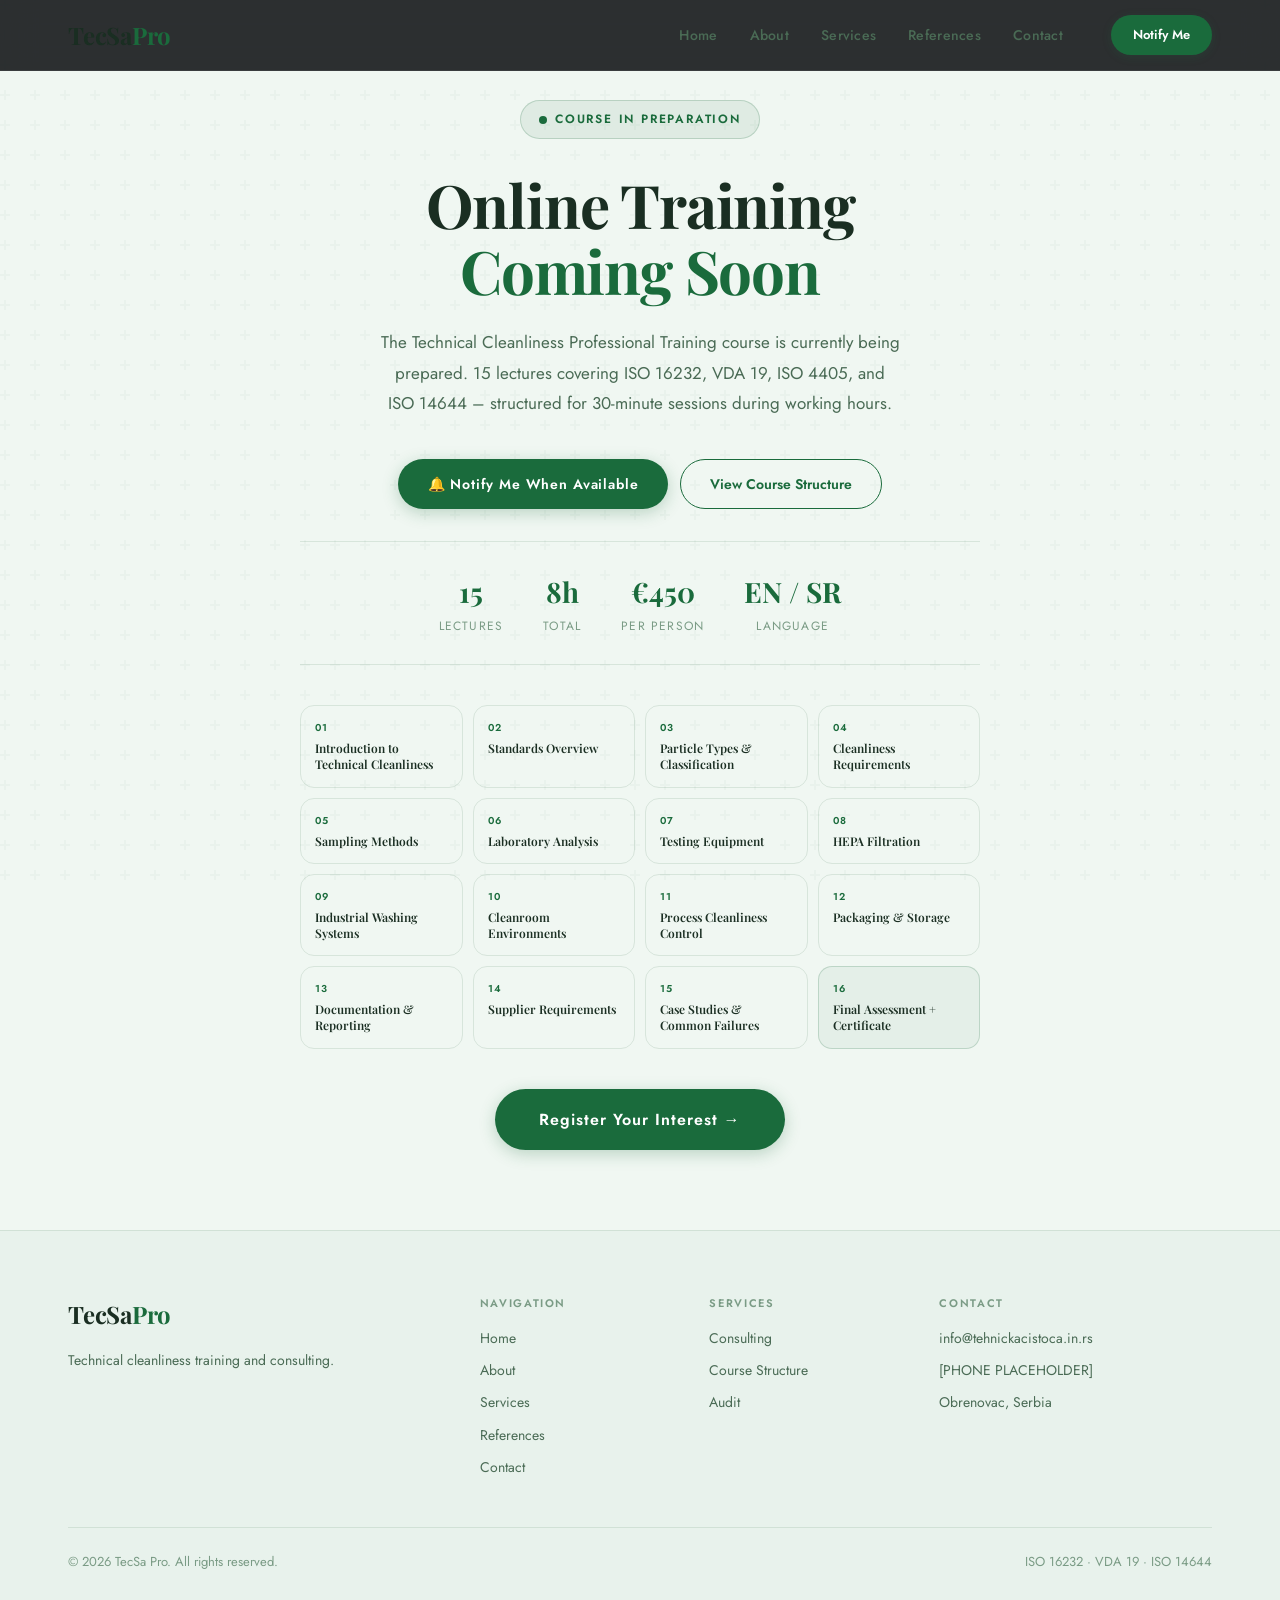
<file: course.html>
<!DOCTYPE html>
<html lang="en">
<head>
<meta charset="UTF-8">
<meta name="viewport" content="width=device-width, initial-scale=1.0">
<title>Online Course – Coming Soon – TecSa Pro</title>
<link href="https://fonts.googleapis.com/css2?family=Playfair+Display:ital,wght@0,600;0,700;1,600&family=Jost:wght@300;400;500;600;700&display=swap" rel="stylesheet">
<link rel="stylesheet" href="style.css">
<style>
.coming-hero {
  min-height: 100vh;
  display: flex;
  align-items: center;
  justify-content: center;
  padding: 100px 28px 80px;
  position: relative;
  z-index: 1;
}
.coming-inner {
  max-width: 680px;
  text-align: center;
}
.coming-badge {
  display: inline-flex;
  align-items: center;
  gap: 8px;
  background: rgba(26,107,60,0.08);
  border: 1px solid rgba(26,107,60,0.2);
  color: var(--accent);
  font-size: 12px;
  font-weight: 600;
  letter-spacing: 0.15em;
  text-transform: uppercase;
  padding: 9px 18px;
  border-radius: 100px;
  margin-bottom: 32px;
}
.coming-badge::before {
  content: '';
  width: 8px; height: 8px;
  background: var(--accent);
  border-radius: 50%;
  animation: pulse 2s infinite;
}
@keyframes pulse {
  0%,100%{opacity:1;transform:scale(1)}
  50%{opacity:.5;transform:scale(.8)}
}
.coming-inner h1 {
  font-family: var(--font-display);
  font-size: clamp(36px, 5vw, 60px);
  font-weight: 700;
  letter-spacing: -0.02em;
  line-height: 1.1;
  margin-bottom: 24px;
}
.coming-inner p {
  color: var(--text-muted);
  font-size: 17px;
  line-height: 1.8;
  margin-bottom: 40px;
  max-width: 520px;
  margin-left: auto;
  margin-right: auto;
}
.module-preview {
  display: grid;
  grid-template-columns: repeat(4, 1fr);
  gap: 10px;
  margin: 40px 0;
  text-align: left;
}
.mp-card {
  background: var(--card);
  border: 1px solid var(--border);
  border-radius: var(--radius);
  padding: 14px;
  transition: border-color var(--transition);
}
.mp-card:hover { border-color: var(--accent); }
.mp-num { font-size: 10px; font-weight: 600; color: var(--accent); letter-spacing: .1em; margin-bottom: 5px; }
.mp-card h4 { font-family: var(--font-display); font-size: 12px; font-weight: 600; line-height: 1.3; color: var(--text); }
.stats-row {
  display: flex;
  justify-content: center;
  gap: 40px;
  padding: 28px 0;
  border-top: 1px solid var(--border);
  border-bottom: 1px solid var(--border);
  margin: 32px 0;
}
.stat-item { text-align: center; }
.stat-val { font-family: var(--font-display); font-size: 28px; font-weight: 700; color: var(--accent); display: block; }
.stat-lbl { font-size: 12px; color: var(--text-dim); text-transform: uppercase; letter-spacing: .1em; margin-top: 2px; display: block; }
@media(max-width:600px){ .module-preview{grid-template-columns:1fr 1fr} .stats-row{gap:20px} }
</style>
</head>
<body>
<nav id="navbar">
  <div class="nav-inner">
    <a href="index.html" class="logo">TecSa<span>Pro</span></a>
    <ul class="nav-links">
      <li><a href="index.html">Home</a></li>
      <li><a href="about.html">About</a></li>
      <li><a href="services.html">Services</a></li>
      <li><a href="references.html">References</a></li>
      <li><a href="contact.html">Contact</a></li>
    </ul>
    <a href="notify.html" class="btn-nav">Notify Me</a>
    <button class="burger" onclick="toggleMenu()">&#9776;</button>
  </div>
  <div class="mobile-menu" id="mobileMenu">
    <a href="index.html">Home</a><a href="about.html">About</a>
    <a href="services.html">Services</a><a href="references.html">References</a>
    <a href="contact.html">Contact</a>
    <a href="notify.html" class="btn-nav">Notify Me</a>
  </div>
</nav>

<section class="coming-hero">
  <div class="coming-inner">
    <div class="coming-badge">Course in preparation</div>
    <h1>Online Training<br><em>Coming Soon</em></h1>
    <p>The Technical Cleanliness Professional Training course is currently being prepared. 15 lectures covering ISO 16232, VDA 19, ISO 4405, and ISO 14644 – structured for 30-minute sessions during working hours.</p>

    <div style="display:flex;gap:12px;justify-content:center;flex-wrap:wrap">
      <a href="notify.html" class="btn-primary">🔔 Notify Me When Available</a>
      <a href="services.html#course" class="btn-ghost">View Course Structure</a>
    </div>

    <div class="stats-row">
      <div class="stat-item"><span class="stat-val">15</span><span class="stat-lbl">Lectures</span></div>
      <div class="stat-item"><span class="stat-val">8h</span><span class="stat-lbl">Total</span></div>
      <div class="stat-item"><span class="stat-val">€450</span><span class="stat-lbl">Per person</span></div>
      <div class="stat-item"><span class="stat-val">EN / SR</span><span class="stat-lbl">Language</span></div>
    </div>

    <div class="module-preview">
      <div class="mp-card"><div class="mp-num">01</div><h4>Introduction to Technical Cleanliness</h4></div>
      <div class="mp-card"><div class="mp-num">02</div><h4>Standards Overview</h4></div>
      <div class="mp-card"><div class="mp-num">03</div><h4>Particle Types & Classification</h4></div>
      <div class="mp-card"><div class="mp-num">04</div><h4>Cleanliness Requirements</h4></div>
      <div class="mp-card"><div class="mp-num">05</div><h4>Sampling Methods</h4></div>
      <div class="mp-card"><div class="mp-num">06</div><h4>Laboratory Analysis</h4></div>
      <div class="mp-card"><div class="mp-num">07</div><h4>Testing Equipment</h4></div>
      <div class="mp-card"><div class="mp-num">08</div><h4>HEPA Filtration</h4></div>
      <div class="mp-card"><div class="mp-num">09</div><h4>Industrial Washing Systems</h4></div>
      <div class="mp-card"><div class="mp-num">10</div><h4>Cleanroom Environments</h4></div>
      <div class="mp-card"><div class="mp-num">11</div><h4>Process Cleanliness Control</h4></div>
      <div class="mp-card"><div class="mp-num">12</div><h4>Packaging & Storage</h4></div>
      <div class="mp-card"><div class="mp-num">13</div><h4>Documentation & Reporting</h4></div>
      <div class="mp-card"><div class="mp-num">14</div><h4>Supplier Requirements</h4></div>
      <div class="mp-card"><div class="mp-num">15</div><h4>Case Studies & Common Failures</h4></div>
      <div class="mp-card" style="background:rgba(26,107,60,0.05);border-color:rgba(26,107,60,0.2)"><div class="mp-num">16</div><h4>Final Assessment + Certificate</h4></div>
    </div>

    <a href="notify.html" class="btn-primary btn-large">Register Your Interest →</a>
  </div>
</section>

<footer>
  <div class="container">
    <div class="footer-grid">
      <div class="footer-brand"><div class="logo">TecSa<span>Pro</span></div><p>Technical cleanliness training and consulting.</p></div>
      <div class="footer-links"><strong>Navigation</strong><a href="index.html">Home</a><a href="about.html">About</a><a href="services.html">Services</a><a href="references.html">References</a><a href="contact.html">Contact</a></div>
      <div class="footer-links"><strong>Services</strong><a href="services.html#consulting">Consulting</a><a href="services.html#course">Course Structure</a><a href="services.html#audit">Audit</a></div>
      <div class="footer-contact"><strong>Contact</strong><p>info@tehnickacistoca.in.rs</p><p>[PHONE PLACEHOLDER]</p><p>Obrenovac, Serbia</p></div>
    </div>
    <div class="footer-bottom"><span>© 2026 TecSa Pro. All rights reserved.</span><span>ISO 16232 · VDA 19 · ISO 14644</span></div>
  </div>
</footer>
<script src="main.js"></script>
</body>
</html>
</file>
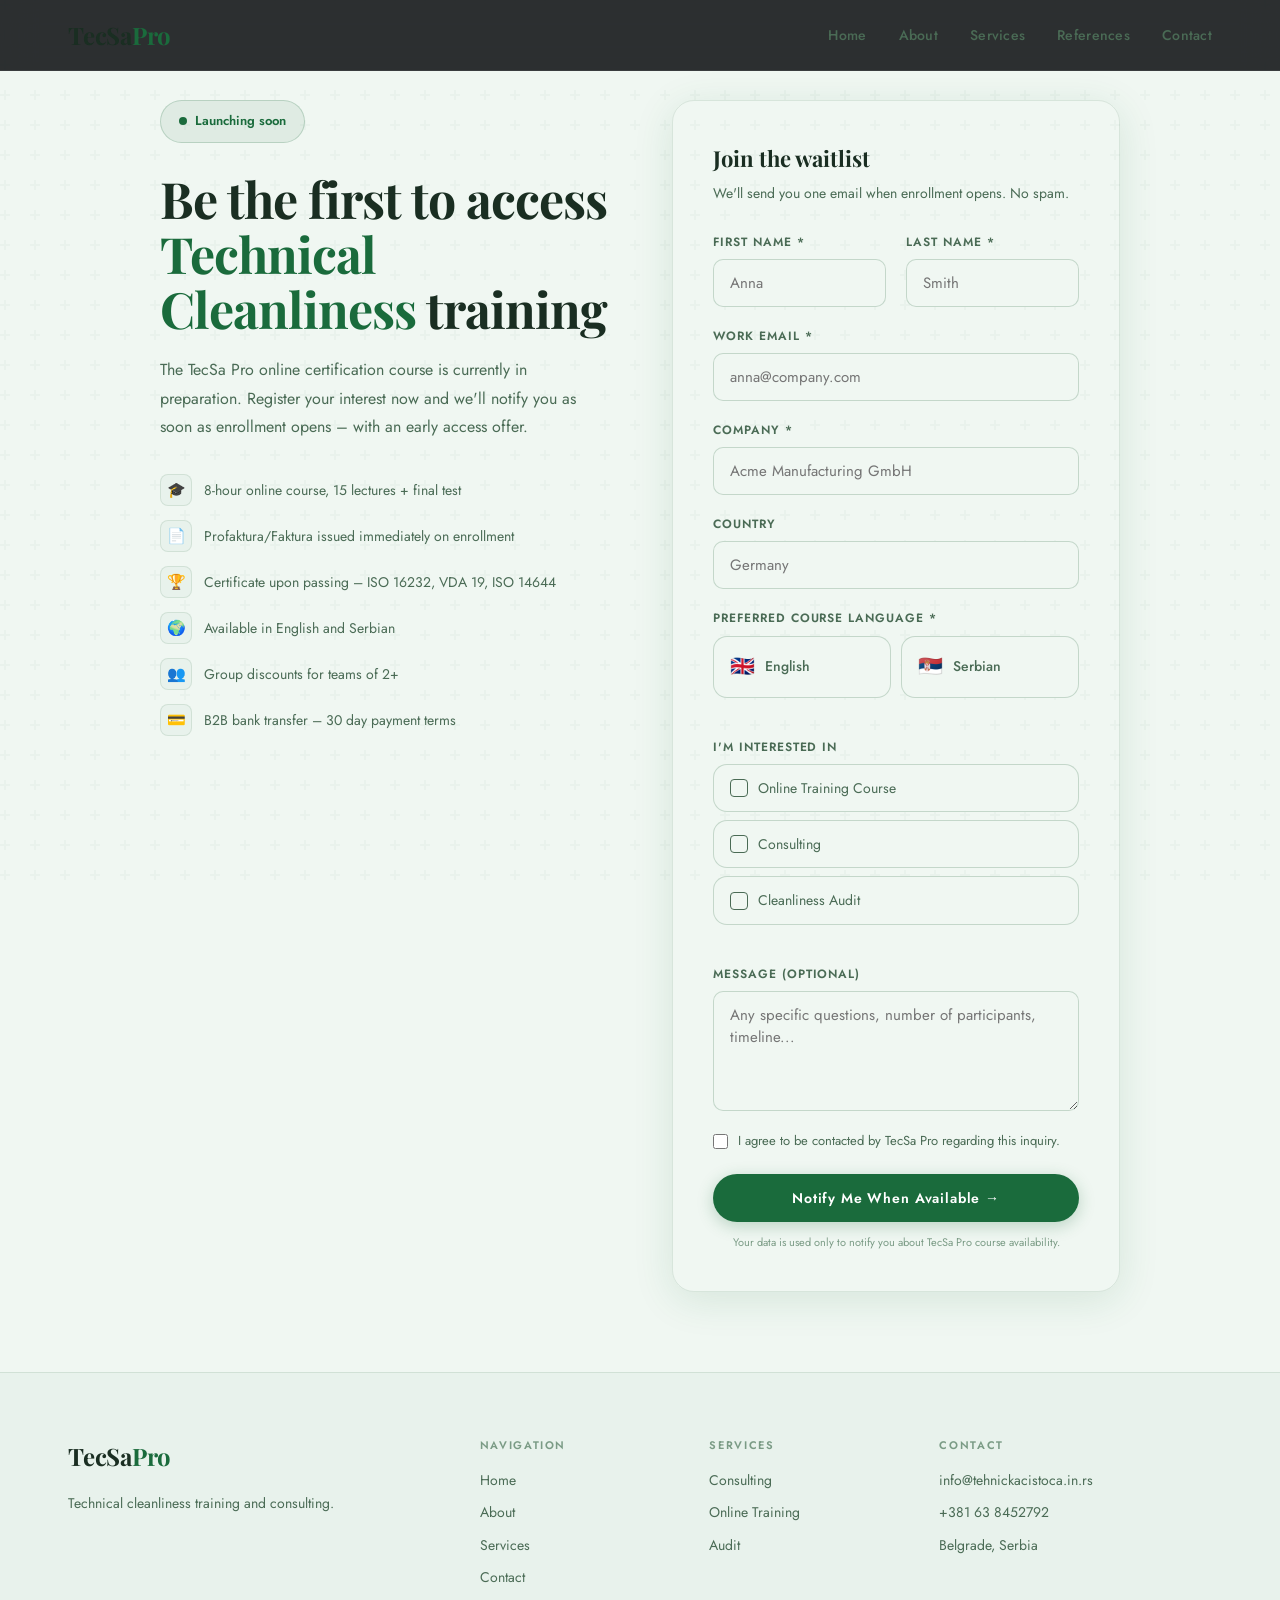
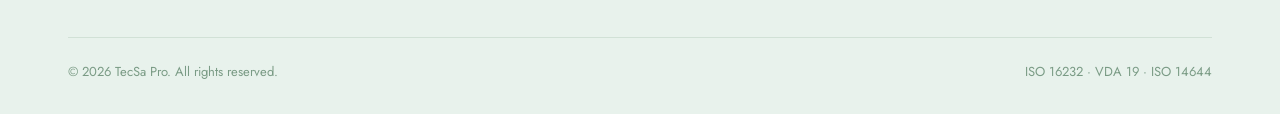
<file: notify.html>
<!DOCTYPE html>
<html lang="en">
<head>
<meta charset="UTF-8">
<meta name="viewport" content="width=device-width, initial-scale=1.0">
<title>Join the Waitlist – TecSa Pro</title>
<link href="https://fonts.googleapis.com/css2?family=Playfair+Display:ital,wght@0,600;0,700;1,600&family=Jost:wght@300;400;500;600;700&display=swap" rel="stylesheet">
<link rel="stylesheet" href="style.css">
<style>
.notify-wrap {
  min-height: 100vh;
  display: flex;
  align-items: center;
  padding: 100px 28px 80px;
  position: relative;
  z-index: 1;
}
.notify-inner {
  max-width: 960px;
  margin: 0 auto;
  display: grid;
  grid-template-columns: 1fr 1fr;
  gap: 64px;
  align-items: start;
  width: 100%;
}
.notify-left h1 {
  font-family: var(--font-display);
  font-size: clamp(32px, 4vw, 50px);
  font-weight: 700;
  letter-spacing: -0.02em;
  line-height: 1.1;
  margin-bottom: 20px;
}
.notify-left p {
  color: var(--text-muted);
  font-size: 16px;
  line-height: 1.8;
  margin-bottom: 32px;
}
.launch-badge {
  display: inline-flex;
  align-items: center;
  gap: 8px;
  background: rgba(26,107,60,0.08);
  border: 1px solid rgba(26,107,60,0.2);
  color: var(--accent);
  font-size: 13px;
  font-weight: 600;
  padding: 10px 18px;
  border-radius: 100px;
  margin-bottom: 28px;
}
.launch-badge::before {
  content: '';
  width: 8px;
  height: 8px;
  background: var(--accent);
  border-radius: 50%;
  animation: pulse 2s infinite;
}
@keyframes pulse {
  0%, 100% { opacity: 1; transform: scale(1); }
  50% { opacity: 0.5; transform: scale(0.8); }
}
.perks {
  display: flex;
  flex-direction: column;
  gap: 14px;
  margin-top: 8px;
}
.perk {
  display: flex;
  align-items: center;
  gap: 12px;
  font-size: 14px;
  color: var(--text-muted);
}
.perk-icon {
  width: 32px;
  height: 32px;
  background: var(--bg2);
  border: 1px solid var(--border);
  border-radius: 8px;
  display: flex;
  align-items: center;
  justify-content: center;
  font-size: 15px;
  flex-shrink: 0;
}

.notify-form-wrap {
  background: var(--card);
  border: 1px solid var(--border);
  border-radius: var(--radius-lg);
  padding: 40px;
  box-shadow: var(--shadow-lg);
}
.notify-form-wrap h2 {
  font-family: var(--font-display);
  font-size: 22px;
  font-weight: 700;
  margin-bottom: 6px;
}
.notify-form-wrap .sub {
  color: var(--text-muted);
  font-size: 14px;
  margin-bottom: 28px;
  line-height: 1.6;
}

.lang-select {
  display: grid;
  grid-template-columns: 1fr 1fr;
  gap: 10px;
  margin-bottom: 20px;
}
.lang-opt {
  border: 1.5px solid var(--border-med);
  border-radius: var(--radius);
  padding: 14px 16px;
  cursor: pointer;
  transition: all var(--transition);
  display: flex;
  align-items: center;
  gap: 10px;
  font-size: 14px;
  font-weight: 500;
  color: var(--text-muted);
  background: var(--bg);
}
.lang-opt:hover { border-color: var(--accent); color: var(--text); }
.lang-opt.selected {
  border-color: var(--accent);
  background: rgba(26,107,60,0.06);
  color: var(--accent);
  font-weight: 600;
}
.lang-opt .flag { font-size: 20px; }

.interest-select {
  display: flex;
  flex-direction: column;
  gap: 8px;
  margin-bottom: 20px;
}
.int-opt {
  border: 1.5px solid var(--border-med);
  border-radius: var(--radius);
  padding: 12px 16px;
  cursor: pointer;
  transition: all var(--transition);
  display: flex;
  align-items: center;
  gap: 10px;
  font-size: 14px;
  color: var(--text-muted);
  background: var(--bg);
}
.int-opt:hover { border-color: var(--accent); color: var(--text); }
.int-opt.selected {
  border-color: var(--accent);
  background: rgba(26,107,60,0.06);
  color: var(--accent);
  font-weight: 600;
}
.int-check {
  width: 18px; height: 18px;
  border-radius: 4px;
  border: 1.5px solid currentColor;
  display: flex; align-items: center; justify-content: center;
  font-size: 10px; flex-shrink: 0;
}
.int-opt.selected .int-check { background: var(--accent); border-color: var(--accent); color: #fff; }

.success-screen {
  display: none;
  text-align: center;
  padding: 20px 0;
}
.success-screen.show { display: block; }
.success-icon { font-size: 56px; margin-bottom: 16px; }
.success-screen h3 {
  font-family: var(--font-display);
  font-size: 22px;
  font-weight: 700;
  margin-bottom: 10px;
}
.success-screen p { color: var(--text-muted); font-size: 14px; line-height: 1.7; }

@media(max-width: 768px) {
  .notify-inner { grid-template-columns: 1fr; gap: 40px; }
  .notify-left { order: 2; }
  .notify-form-wrap { order: 1; }
}
</style>
</head>
<body>

<nav id="navbar">
  <div class="nav-inner">
    <a href="index.html" class="logo">TecSa<span>Pro</span></a>
    <ul class="nav-links">
      <li><a href="index.html">Home</a></li>
      <li><a href="about.html">About</a></li>
      <li><a href="services.html">Services</a></li>
      <li><a href="references.html">References</a></li>
      <li><a href="contact.html">Contact</a></li>
    </ul>
    <button class="burger" onclick="toggleMenu()">&#9776;</button>
  </div>
  <div class="mobile-menu" id="mobileMenu">
    <a href="index.html">Home</a><a href="about.html">About</a>
    <a href="services.html">Services</a><a href="references.html">References</a>
    <a href="contact.html">Contact</a>
  </div>
</nav>

<div class="notify-wrap">
  <div class="notify-inner">

    <!-- LEFT -->
    <div class="notify-left">
      <div class="launch-badge">Launching soon</div>
      <h1>Be the first to access <em>Technical Cleanliness</em> training</h1>
      <p>The TecSa Pro online certification course is currently in preparation. Register your interest now and we'll notify you as soon as enrollment opens – with an early access offer.</p>

      <div class="perks">
        <div class="perk"><div class="perk-icon">🎓</div>8-hour online course, 15 lectures + final test</div>
        <div class="perk"><div class="perk-icon">📄</div>Profaktura/Faktura issued immediately on enrollment</div>
        <div class="perk"><div class="perk-icon">🏆</div>Certificate upon passing – ISO 16232, VDA 19, ISO 14644</div>
        <div class="perk"><div class="perk-icon">🌍</div>Available in English and Serbian</div>
        <div class="perk"><div class="perk-icon">👥</div>Group discounts for teams of 2+</div>
        <div class="perk"><div class="perk-icon">💳</div>B2B bank transfer – 30 day payment terms</div>
      </div>
    </div>

    <!-- RIGHT: FORM -->
    <div class="notify-form-wrap">

      <!-- FORM -->
      <div id="notify-form">
        <h2>Join the waitlist</h2>
        <p class="sub">We'll send you one email when enrollment opens. No spam.</p>

        <div class="form-row">
          <div class="form-group">
            <label>First Name *</label>
            <input type="text" id="nf-fname" placeholder="Anna">
          </div>
          <div class="form-group">
            <label>Last Name *</label>
            <input type="text" id="nf-lname" placeholder="Smith">
          </div>
        </div>

        <div class="form-group">
          <label>Work Email *</label>
          <input type="email" id="nf-email" placeholder="anna@company.com">
        </div>

        <div class="form-group">
          <label>Company *</label>
          <input type="text" id="nf-company" placeholder="Acme Manufacturing GmbH">
        </div>

        <div class="form-group">
          <label>Country</label>
          <input type="text" id="nf-country" placeholder="Germany">
        </div>

        <div class="form-group">
          <label>Preferred course language *</label>
          <div class="lang-select">
            <div class="lang-opt" id="lang-en" onclick="selLang('en')">
              <span class="flag">🇬🇧</span> English
            </div>
            <div class="lang-opt" id="lang-sr" onclick="selLang('sr')">
              <span class="flag">🇷🇸</span> Serbian
            </div>
          </div>
        </div>

        <div class="form-group">
          <label>I'm interested in</label>
          <div class="interest-select">
            <div class="int-opt" id="int-course" onclick="togInt('course')">
              <div class="int-check" id="ic-course"></div>
              Online Training Course
            </div>
            <div class="int-opt" id="int-consulting" onclick="togInt('consulting')">
              <div class="int-check" id="ic-consulting"></div>
              Consulting
            </div>
            <div class="int-opt" id="int-audit" onclick="togInt('audit')">
              <div class="int-check" id="ic-audit"></div>
              Cleanliness Audit
            </div>
          </div>
        </div>

        <div class="form-group">
          <label>Message (optional)</label>
          <textarea id="nf-msg" placeholder="Any specific questions, number of participants, timeline..."></textarea>
        </div>

        <div style="display:flex;align-items:center;gap:10px;margin-bottom:22px">
          <input type="checkbox" id="nf-terms" style="width:15px;height:15px;accent-color:var(--accent)">
          <label for="nf-terms" style="font-size:13px;color:var(--text-muted);cursor:pointer">
            I agree to be contacted by TecSa Pro regarding this inquiry.
          </label>
        </div>

        <button id="notify-btn" class="btn-primary" style="width:100%" onclick="submitNotify()">
          Notify Me When Available →
        </button>

        <p style="font-size:11px;color:var(--text-dim);text-align:center;margin-top:12px">
          Your data is used only to notify you about TecSa Pro course availability.
        </p>
      </div>

      <!-- SUCCESS -->
      <div class="success-screen" id="notify-success">
        <div class="success-icon">✅</div>
        <h3>You're on the list!</h3>
        <p>Thank you, <strong id="succ-name"></strong>. We'll notify you at <strong id="succ-email"></strong> as soon as enrollment opens.<br><br>
        In the meantime, feel free to reach out directly at<br>
        <a href="mailto:info@tehnickacistoca.in.rs" style="color:var(--accent);font-weight:600">info@tehnickacistoca.in.rs</a></p>
        <div style="margin-top:28px">
          <a href="index.html" class="btn-ghost" style="display:inline-block">← Back to Home</a>
        </div>
      </div>

    </div>
  </div>
</div>

<footer>
  <div class="container">
    <div class="footer-grid">
      <div class="footer-brand">
        <div class="logo">TecSa<span>Pro</span></div>
        <p>Technical cleanliness training and consulting.</p>
      </div>
      <div class="footer-links">
        <strong>Navigation</strong>
        <a href="index.html">Home</a><a href="about.html">About</a>
        <a href="services.html">Services</a><a href="contact.html">Contact</a>
      </div>
      <div class="footer-links">
        <strong>Services</strong>
        <a href="services.html#consulting">Consulting</a>
        <a href="services.html#course">Online Training</a>
        <a href="services.html#audit">Audit</a>
      </div>
      <div class="footer-contact">
        <strong>Contact</strong>
        <p>info@tehnickacistoca.in.rs</p>
        <p>+381 63 8452792</p>
        <p>Belgrade, Serbia</p>
      </div>
    </div>
    <div class="footer-bottom">
      <span>© 2026 TecSa Pro. All rights reserved.</span>
      <span>ISO 16232 · VDA 19 · ISO 14644</span>
    </div>
  </div>
</footer>

<script src="main.js"></script>
<script>
let selLangVal = '';
let selInterests = new Set();

function selLang(l) {
  selLangVal = l;
  document.getElementById('lang-en').classList.toggle('selected', l==='en');
  document.getElementById('lang-sr').classList.toggle('selected', l==='sr');
}

function togInt(k) {
  if(selInterests.has(k)) selInterests.delete(k);
  else selInterests.add(k);
  ['course','consulting','audit'].forEach(i => {
    const opt = document.getElementById('int-'+i);
    const chk = document.getElementById('ic-'+i);
    if(selInterests.has(i)) {
      opt.classList.add('selected');
      chk.textContent = '✓';
    } else {
      opt.classList.remove('selected');
      chk.textContent = '';
    }
  });
}

 async function submitNotify() {
  const fname = document.getElementById('nf-fname').value.trim();
  const lname = document.getElementById('nf-lname').value.trim();
  const email = document.getElementById('nf-email').value.trim();
  const company = document.getElementById('nf-company').value.trim();

  if(!fname || !lname) {
    alert('Please enter your name.');
    return;
  }

  if(!email || !email.includes('@')) {
    alert('Please enter a valid email.');
    return;
  }

  if(!company) {
    alert('Please enter your company name.');
    return;
  }

  if(!selLangVal) {
    alert('Please select your preferred course language.');
    return;
  }

  if(!document.getElementById('nf-terms').checked) {
    alert('Please agree to be contacted.');
    return;
  }

  const btn = document.querySelector('.btn-primary');

  btn.disabled = true;
  btn.textContent = 'Submitting...';

  const country = document.getElementById('nf-country').value.trim();
  const msg = document.getElementById('nf-msg').value.trim();

  const lang = selLangVal === 'en'
    ? 'English'
    : 'Serbian';

  const interests = selInterests.size > 0
    ? [...selInterests]
        .map(i => i.charAt(0).toUpperCase() + i.slice(1))
        .join(', ')
    : 'Not specified';

  try {

    const response = await fetch(
      'https://api.web3forms.com/submit',
      {
        method: 'POST',
        headers: {
          'Content-Type': 'application/json',
          'Accept': 'application/json'
        },
        body: JSON.stringify({
          access_key: 'fb9b755e-4c61-43f6-af93-294f7c1d9515',

          subject:
            `TecSa Pro Waitlist – ${fname} ${lname} (${company})`,

          from_name: 'TecSa Pro Waitlist',

          name: `${fname} ${lname}`,
          email: email,
          company: company,
          country: country || 'Not specified',
          preferred_language: lang,
          interests: interests,
          message: msg || '(none)',

          source: 'technicalcleanliness.online/notify.html'
        })
      }
    );

    const result = await response.json();

    if(result.success) {

      document.getElementById('notify-form').style.display = 'none';

      document
        .getElementById('notify-success')
        .classList.add('show');

      document.getElementById('succ-name').textContent = fname;
      document.getElementById('succ-email').textContent = email;

    } else {

      alert(
        'Something went wrong. Please try again later.'
      );

      btn.disabled = false;
      btn.textContent = 'Notify Me When Available →';
    }

  } catch(err) {

    alert(
      'Connection error. Please try again later.'
    );

    btn.disabled = false;
    btn.textContent = 'Notify Me When Available →';
  }
}
</script>
</body>
</html>
</file>
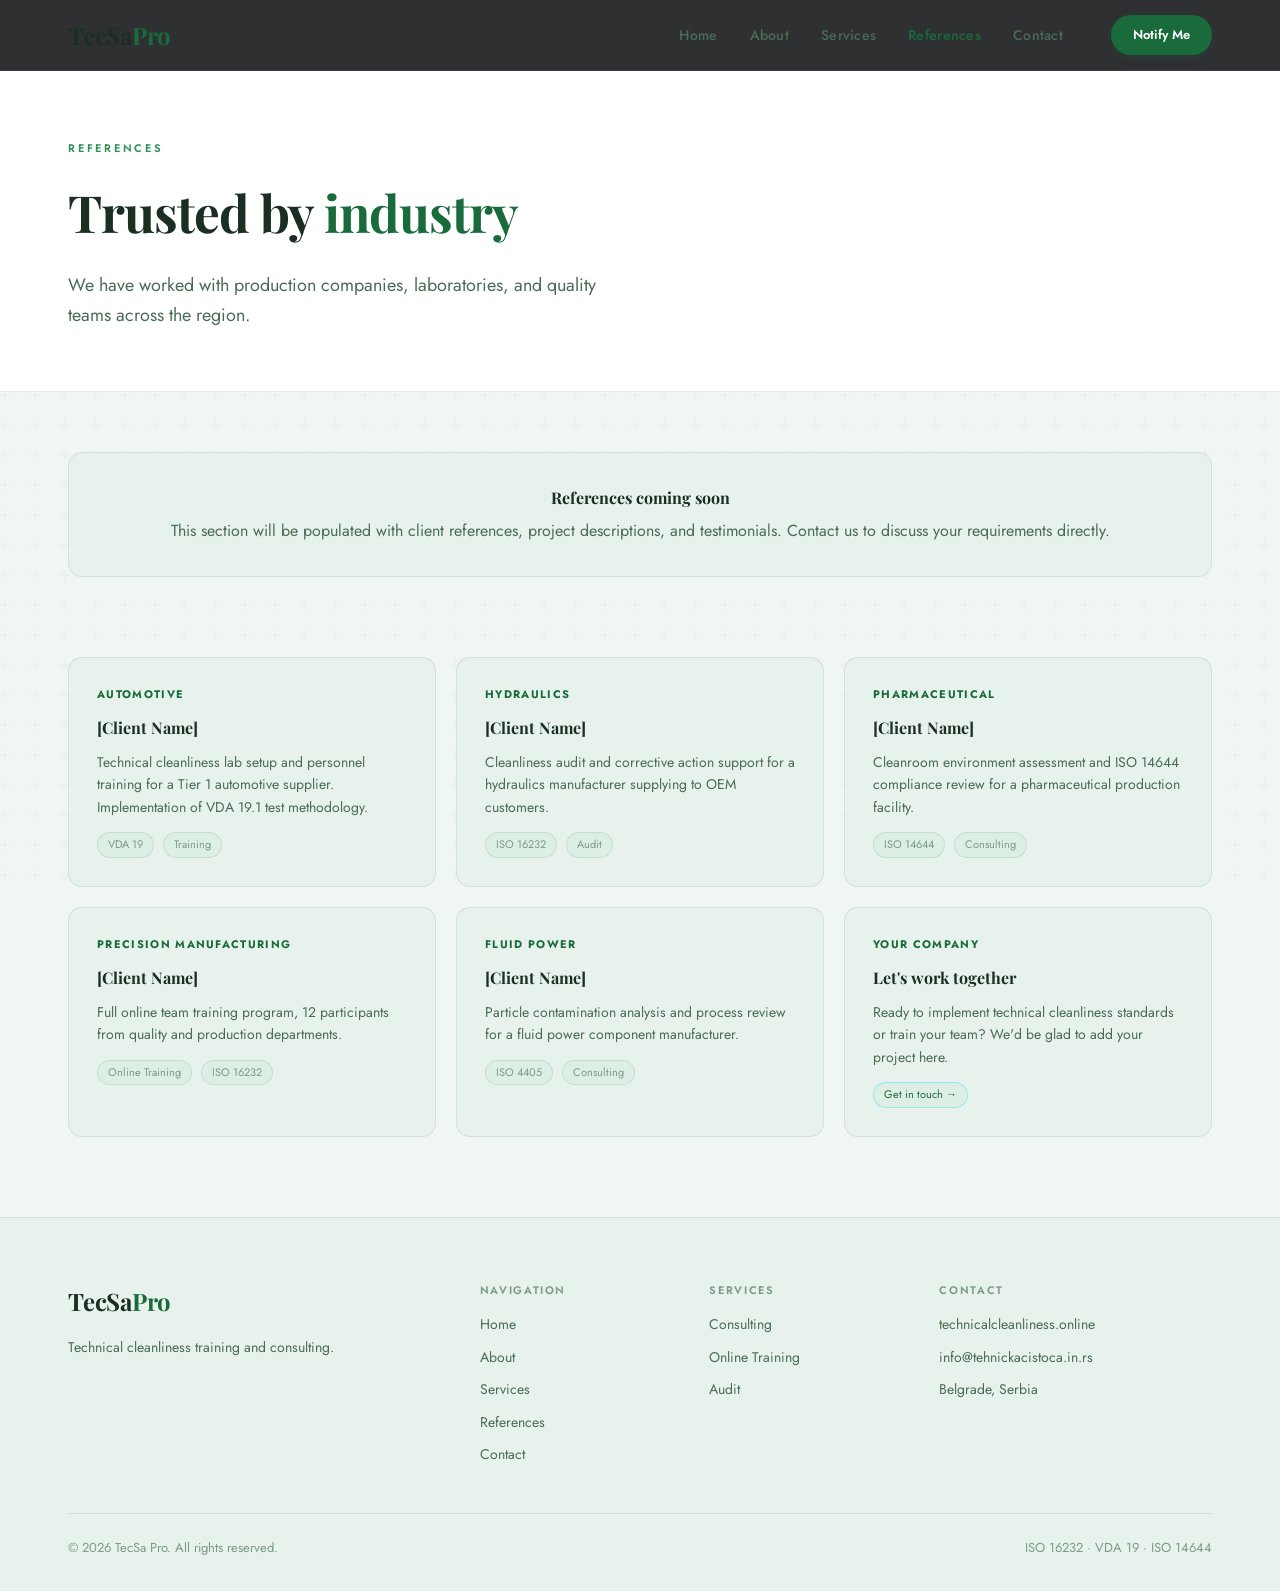
<file: references.html>
<!DOCTYPE html>
<html lang="en">
<head>
<meta charset="UTF-8">
<meta name="viewport" content="width=device-width, initial-scale=1.0">
<title>References – TecSa Pro</title>
<link href="https://fonts.googleapis.com/css2?family=Playfair+Display:ital,wght@0,600;0,700;1,600&family=Jost:wght@300;400;500;600&display=swap" rel="stylesheet">
<link rel="stylesheet" href="style.css">
<style>
.refs-intro { padding: 60px 0 40px; }
.refs-intro p { color: var(--text-muted); font-size: 16px; max-width: 600px; line-height: 1.8; }
.refs-grid { display: grid; grid-template-columns: repeat(3, 1fr); gap: 20px; padding-bottom: 80px; }
.ref-card { background: var(--bg2); border: 1px solid var(--border); border-radius: var(--radius); padding: 28px; transition: border-color var(--transition); }
.ref-card:hover { border-color: rgba(0,212,255,0.2); }
.ref-industry { font-size: 11px; font-weight: 700; letter-spacing: 0.12em; text-transform: uppercase; color: var(--accent); margin-bottom: 12px; }
.ref-card h3 { font-family: var(--font-display); font-size: 16px; font-weight: 700; margin-bottom: 10px; }
.ref-card p { color: var(--text-muted); font-size: 14px; line-height: 1.6; }
.ref-tag { display: inline-block; background: var(--bg3); border: 1px solid var(--border); color: var(--text-dim); font-size: 11px; padding: 3px 10px; border-radius: 100px; margin-top: 14px; margin-right: 4px; }
.placeholder-note { background: var(--bg2); border: 1px solid var(--border); border-radius: var(--radius); padding: 32px; text-align: center; color: var(--text-muted); margin-bottom: 40px; }
.placeholder-note strong { display: block; font-family: var(--font-display); margin-bottom: 8px; color: var(--text); }
@media(max-width:900px){ .refs-grid { grid-template-columns: 1fr 1fr; } }
@media(max-width:600px){ .refs-grid { grid-template-columns: 1fr; } }
</style>
</head>
<body>
<nav id="navbar">
  <div class="nav-inner">
    <a href="index.html" class="logo">TecSa<span>Pro</span></a>
    <ul class="nav-links">
      <li><a href="index.html">Home</a></li>
      <li><a href="about.html">About</a></li>
      <li><a href="services.html">Services</a></li>
      <li><a href="references.html" class="active">References</a></li>
      <li><a href="notify.html">Contact</a></li>
    </ul>
    <a href="notify.html" class="btn-nav">Notify Me</a>
    <button class="burger" onclick="toggleMenu()">&#9776;</button>
  </div>
  <div class="mobile-menu" id="mobileMenu">
    <a href="index.html">Home</a><a href="about.html">About</a><a href="services.html">Services</a><a href="references.html">References</a><a href="notify.html">Contact</a>
    <a href="notify.html" class="btn-nav">Notify Me</a>
  </div>
</nav>

<section class="page-hero">
  <div class="container">
    <div class="section-label">References</div>
    <h1>Trusted by <em>industry</em></h1>
    <p>We have worked with production companies, laboratories, and quality teams across the region.</p>
  </div>
</section>

<section class="container">
  <div class="refs-intro">
    <div class="placeholder-note">
      <strong>References coming soon</strong>
      This section will be populated with client references, project descriptions, and testimonials. Contact us to discuss your requirements directly.
    </div>
  </div>

  <div class="refs-grid">
    <div class="ref-card">
      <div class="ref-industry">Automotive</div>
      <h3>[Client Name]</h3>
      <p>Technical cleanliness lab setup and personnel training for a Tier 1 automotive supplier. Implementation of VDA 19.1 test methodology.</p>
      <span class="ref-tag">VDA 19</span>
      <span class="ref-tag">Training</span>
    </div>
    <div class="ref-card">
      <div class="ref-industry">Hydraulics</div>
      <h3>[Client Name]</h3>
      <p>Cleanliness audit and corrective action support for a hydraulics manufacturer supplying to OEM customers.</p>
      <span class="ref-tag">ISO 16232</span>
      <span class="ref-tag">Audit</span>
    </div>
    <div class="ref-card">
      <div class="ref-industry">Pharmaceutical</div>
      <h3>[Client Name]</h3>
      <p>Cleanroom environment assessment and ISO 14644 compliance review for a pharmaceutical production facility.</p>
      <span class="ref-tag">ISO 14644</span>
      <span class="ref-tag">Consulting</span>
    </div>
    <div class="ref-card">
      <div class="ref-industry">Precision Manufacturing</div>
      <h3>[Client Name]</h3>
      <p>Full online team training program, 12 participants from quality and production departments.</p>
      <span class="ref-tag">Online Training</span>
      <span class="ref-tag">ISO 16232</span>
    </div>
    <div class="ref-card">
      <div class="ref-industry">Fluid Power</div>
      <h3>[Client Name]</h3>
      <p>Particle contamination analysis and process review for a fluid power component manufacturer.</p>
      <span class="ref-tag">ISO 4405</span>
      <span class="ref-tag">Consulting</span>
    </div>
    <div class="ref-card">
      <div class="ref-industry">Your Company</div>
      <h3>Let's work together</h3>
      <p>Ready to implement technical cleanliness standards or train your team? We'd be glad to add your project here.</p>
      <a href="notify.html" class="ref-tag" style="color:var(--accent);border-color:rgba(0,212,255,0.3);">Get in touch →</a>
    </div>
  </div>
</section>

<footer>
  <div class="container">
    <div class="footer-grid">
      <div class="footer-brand"><div class="logo">TecSa<span>Pro</span></div><p>Technical cleanliness training and consulting.</p></div>
      <div class="footer-links"><strong>Navigation</strong><a href="index.html">Home</a><a href="about.html">About</a><a href="services.html">Services</a><a href="references.html">References</a><a href="notify.html">Contact</a></div>
      <div class="footer-links"><strong>Services</strong><a href="services.html#consulting">Consulting</a><a href="services.html#course">Online Training</a><a href="services.html#audit">Audit</a></div>
      <div class="footer-contact"><strong>Contact</strong><p>technicalcleanliness.online</p><p>info@tehnickacistoca.in.rs</p><p>Belgrade, Serbia</p></div>
    </div>
    <div class="footer-bottom"><span>© 2026 TecSa Pro. All rights reserved.</span><span>ISO 16232 · VDA 19 · ISO 14644</span></div>
  </div>
</footer>
<script src="main.js"></script>
</body>
</html>
</file>
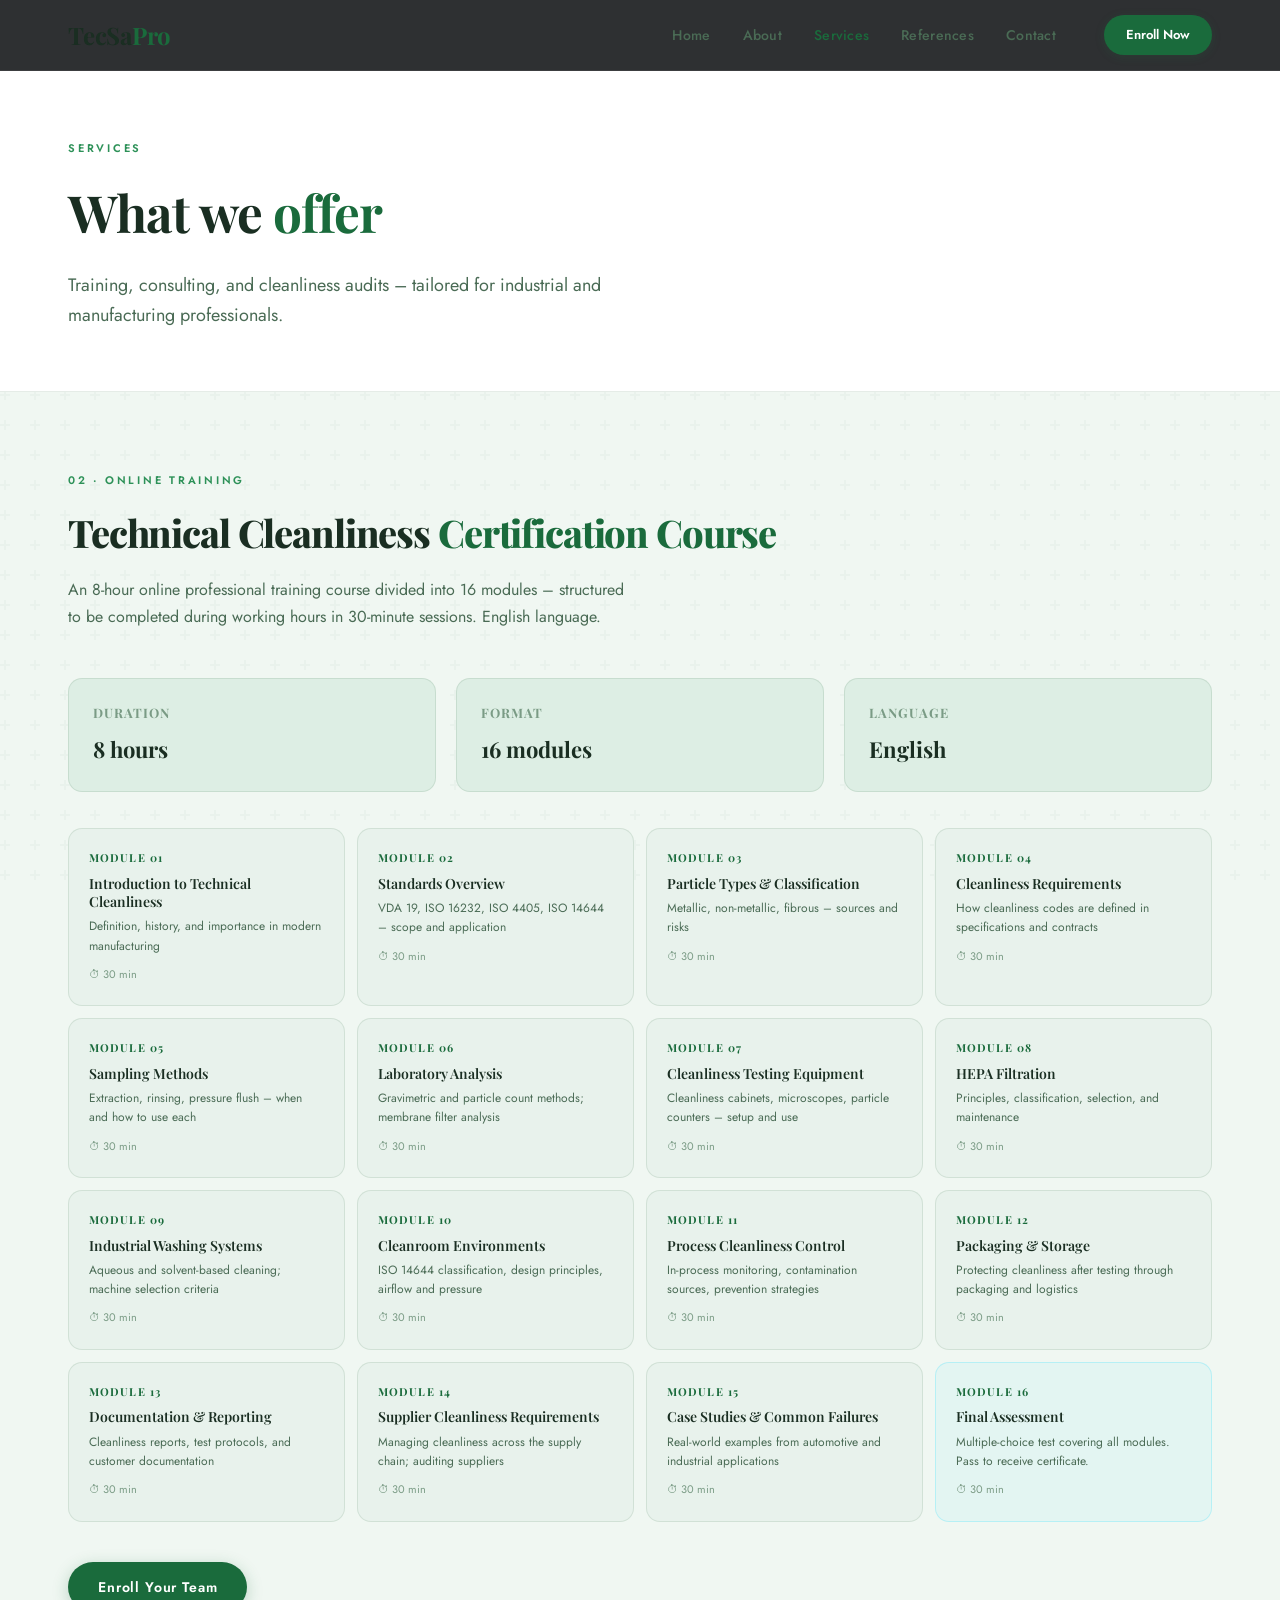
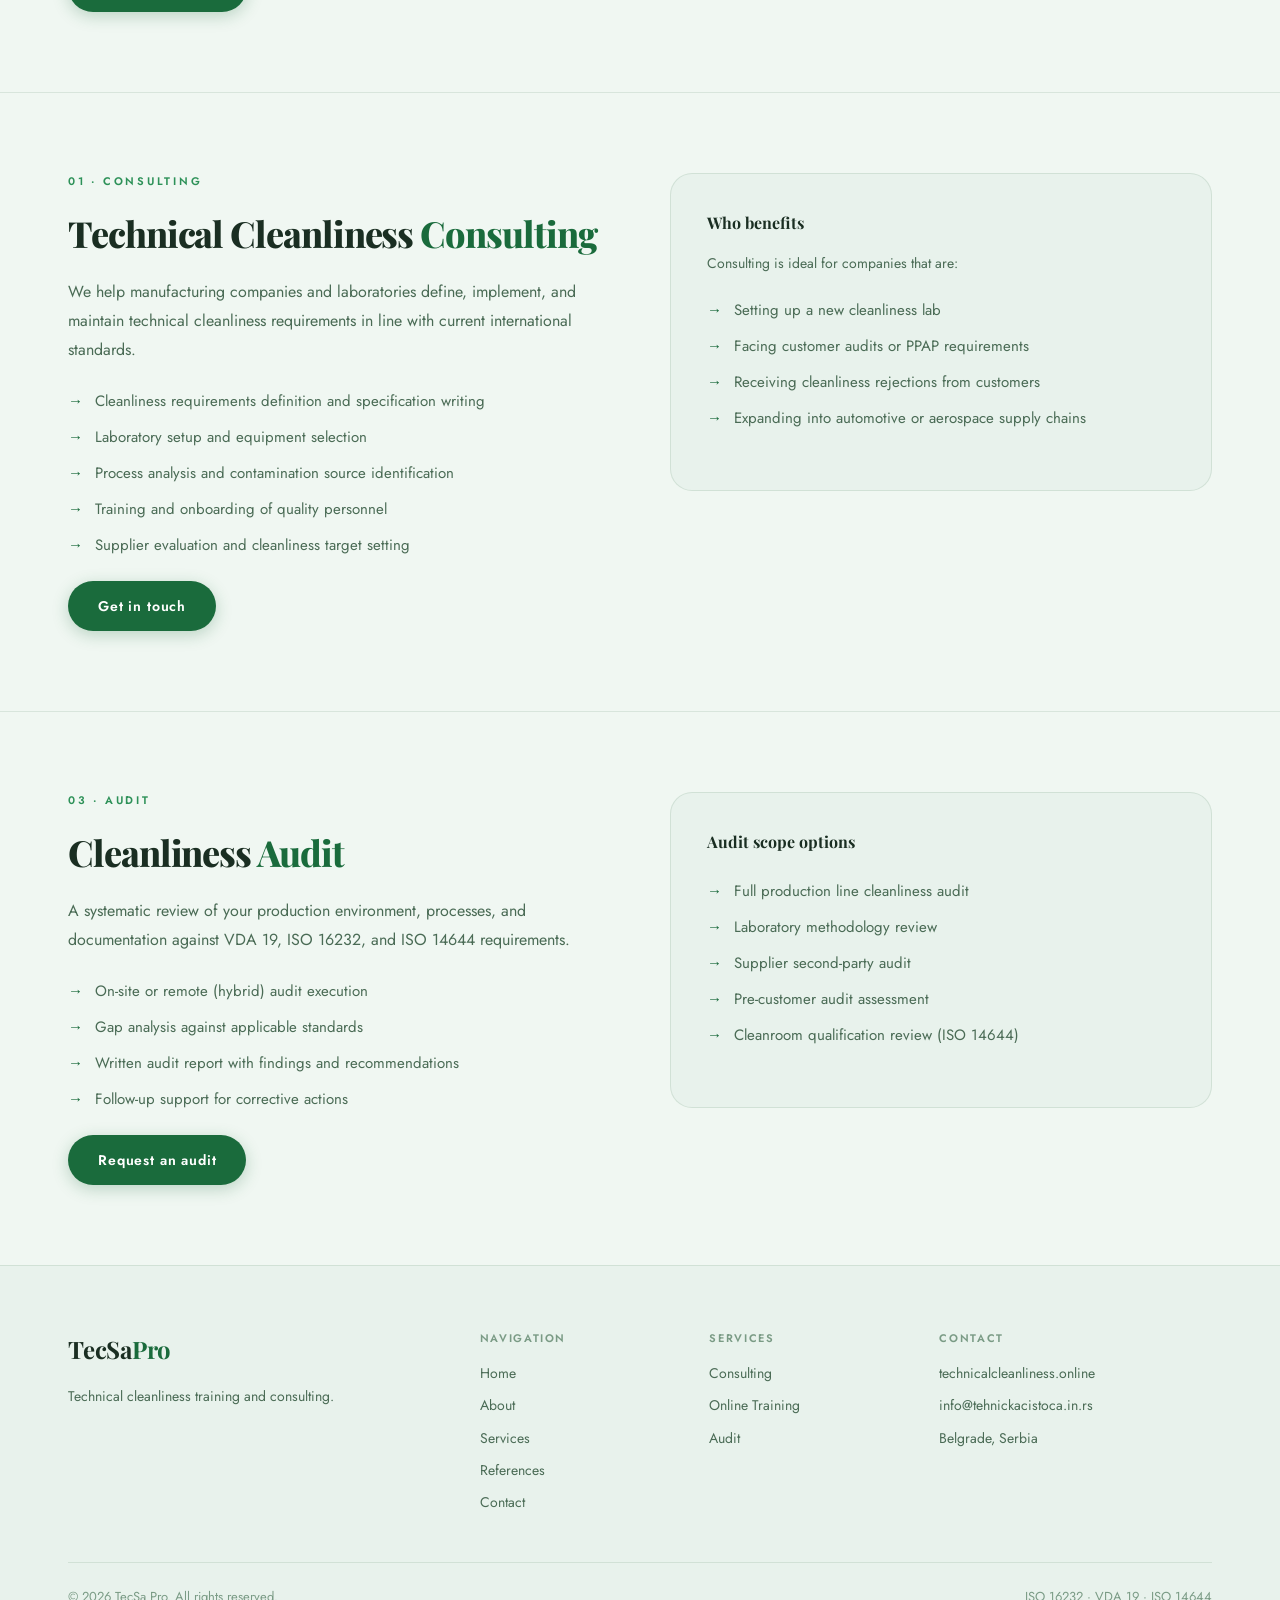
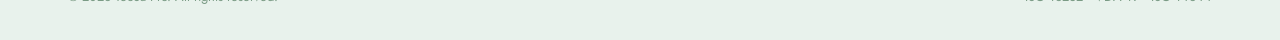
<file: services.html>
<!DOCTYPE html>
<html lang="en">
<head>
<meta charset="UTF-8">
<meta name="viewport" content="width=device-width, initial-scale=1.0">
<title>Services – TecSa Pro</title>
<link href="https://fonts.googleapis.com/css2?family=Playfair+Display:ital,wght@0,600;0,700;1,600&family=Jost:wght@300;400;500;600&display=swap" rel="stylesheet">
<link rel="stylesheet" href="style.css">
<style>
.services-section { padding: 80px 0; border-bottom: 1px solid var(--border); }
.services-section:last-of-type { border-bottom: none; }
.svc-header { margin-bottom: 48px; }
.svc-header h2 { font-family: var(--font-display); font-size: 38px; font-weight: 800; letter-spacing: -0.03em; margin-bottom: 12px; }
.svc-header p { color: var(--text-muted); max-width: 560px; font-size: 16px; line-height: 1.7; }

/* Course modules */
.modules-grid { display: grid; grid-template-columns: repeat(4, 1fr); gap: 12px; margin-bottom: 40px; }
.module-card {
  background: var(--bg2);
  border: 1px solid var(--border);
  border-radius: var(--radius);
  padding: 20px;
  transition: border-color var(--transition);
}
.module-card:hover { border-color: rgba(0,212,255,0.3); }
.module-card.test { background: rgba(0,212,255,0.05); border-color: rgba(0,212,255,0.2); }
.module-num { font-family: var(--font-display); font-size: 11px; font-weight: 700; color: var(--accent); letter-spacing: 0.1em; margin-bottom: 8px; }
.module-card h4 { font-family: var(--font-display); font-size: 14px; font-weight: 600; margin-bottom: 6px; line-height: 1.3; }
.module-card p { font-size: 12px; color: var(--text-muted); margin: 0; }
.module-duration { display: inline-flex; align-items: center; gap: 4px; font-size: 11px; color: var(--text-dim); margin-top: 10px; }

.course-info { display: grid; grid-template-columns: repeat(3, 1fr); gap: 20px; margin-bottom: 36px; }
.info-box { background: var(--bg3); border: 1px solid var(--border); border-radius: var(--radius); padding: 24px; }
.info-box strong { display: block; font-family: var(--font-display); font-size: 13px; letter-spacing: 0.08em; text-transform: uppercase; color: var(--text-dim); margin-bottom: 8px; }
.info-box span { font-family: var(--font-display); font-size: 22px; font-weight: 700; }

/* Consulting / Audit */
.svc-two-col { display: grid; grid-template-columns: 1fr 1fr; gap: 60px; align-items: start; }
.svc-list { display: flex; flex-direction: column; gap: 12px; margin: 24px 0; }
.svc-list li { display: flex; align-items: start; gap: 12px; font-size: 15px; color: var(--text-muted); }
.svc-list li::before { content: "→"; color: var(--accent); flex-shrink: 0; }

@media(max-width:900px){ .modules-grid { grid-template-columns: 1fr 1fr; } .svc-two-col { grid-template-columns: 1fr; } .course-info { grid-template-columns: 1fr 1fr; } }
@media(max-width:600px){ .modules-grid { grid-template-columns: 1fr; } .course-info { grid-template-columns: 1fr; } }
</style>
</head>
<body>
<nav id="navbar">
  <div class="nav-inner">
    <a href="index.html" class="logo">TecSa<span>Pro</span></a>
    <ul class="nav-links">
      <li><a href="index.html">Home</a></li>
      <li><a href="about.html">About</a></li>
      <li><a href="services.html" class="active">Services</a></li>
      <li><a href="references.html">References</a></li>
      <li><a href="notify.html">Contact</a></li>
    </ul>
    <a href="notify.html" class="btn-nav">Enroll Now</a>
    <button class="burger" onclick="toggleMenu()">&#9776;</button>
  </div>
  <div class="mobile-menu" id="mobileMenu">
    <a href="index.html">Home</a><a href="about.html">About</a><a href="services.html">Services</a><a href="references.html">References</a><a href="notify.html">Contact</a>
    <a href="notify.html" class="btn-nav">Enroll Now</a>
  </div>
</nav>

<section class="page-hero">
  <div class="container">
    <div class="section-label">Services</div>
    <h1>What we <em>offer</em></h1>
    <p>Training, consulting, and cleanliness audits – tailored for industrial and manufacturing professionals.</p>
  </div>
</section>

<!-- ONLINE TRAINING -->
<section class="services-section" id="course">
  <div class="container">
    <div class="svc-header">
      <div class="section-label">02 · Online Training</div>
      <h2>Technical Cleanliness <em>Certification Course</em></h2>
      <p>An 8-hour online professional training course divided into 16 modules – structured to be completed during working hours in 30-minute sessions. English language.</p>
    </div>

    <div class="course-info">
      <div class="info-box"><strong>Duration</strong><span>8 hours</span></div>
      <div class="info-box"><strong>Format</strong><span>16 modules</span></div>
      <div class="info-box"><strong>Language</strong><span>English</span></div>
    </div>

    <div class="modules-grid">
      <div class="module-card">
        <div class="module-num">MODULE 01</div>
        <h4>Introduction to Technical Cleanliness</h4>
        <p>Definition, history, and importance in modern manufacturing</p>
        <div class="module-duration">⏱ 30 min</div>
      </div>
      <div class="module-card">
        <div class="module-num">MODULE 02</div>
        <h4>Standards Overview</h4>
        <p>VDA 19, ISO 16232, ISO 4405, ISO 14644 – scope and application</p>
        <div class="module-duration">⏱ 30 min</div>
      </div>
      <div class="module-card">
        <div class="module-num">MODULE 03</div>
        <h4>Particle Types & Classification</h4>
        <p>Metallic, non-metallic, fibrous – sources and risks</p>
        <div class="module-duration">⏱ 30 min</div>
      </div>
      <div class="module-card">
        <div class="module-num">MODULE 04</div>
        <h4>Cleanliness Requirements</h4>
        <p>How cleanliness codes are defined in specifications and contracts</p>
        <div class="module-duration">⏱ 30 min</div>
      </div>
      <div class="module-card">
        <div class="module-num">MODULE 05</div>
        <h4>Sampling Methods</h4>
        <p>Extraction, rinsing, pressure flush – when and how to use each</p>
        <div class="module-duration">⏱ 30 min</div>
      </div>
      <div class="module-card">
        <div class="module-num">MODULE 06</div>
        <h4>Laboratory Analysis</h4>
        <p>Gravimetric and particle count methods; membrane filter analysis</p>
        <div class="module-duration">⏱ 30 min</div>
      </div>
      <div class="module-card">
        <div class="module-num">MODULE 07</div>
        <h4>Cleanliness Testing Equipment</h4>
        <p>Cleanliness cabinets, microscopes, particle counters – setup and use</p>
        <div class="module-duration">⏱ 30 min</div>
      </div>
      <div class="module-card">
        <div class="module-num">MODULE 08</div>
        <h4>HEPA Filtration</h4>
        <p>Principles, classification, selection, and maintenance</p>
        <div class="module-duration">⏱ 30 min</div>
      </div>
      <div class="module-card">
        <div class="module-num">MODULE 09</div>
        <h4>Industrial Washing Systems</h4>
        <p>Aqueous and solvent-based cleaning; machine selection criteria</p>
        <div class="module-duration">⏱ 30 min</div>
      </div>
      <div class="module-card">
        <div class="module-num">MODULE 10</div>
        <h4>Cleanroom Environments</h4>
        <p>ISO 14644 classification, design principles, airflow and pressure</p>
        <div class="module-duration">⏱ 30 min</div>
      </div>
      <div class="module-card">
        <div class="module-num">MODULE 11</div>
        <h4>Process Cleanliness Control</h4>
        <p>In-process monitoring, contamination sources, prevention strategies</p>
        <div class="module-duration">⏱ 30 min</div>
      </div>
      <div class="module-card">
        <div class="module-num">MODULE 12</div>
        <h4>Packaging & Storage</h4>
        <p>Protecting cleanliness after testing through packaging and logistics</p>
        <div class="module-duration">⏱ 30 min</div>
      </div>
      <div class="module-card">
        <div class="module-num">MODULE 13</div>
        <h4>Documentation & Reporting</h4>
        <p>Cleanliness reports, test protocols, and customer documentation</p>
        <div class="module-duration">⏱ 30 min</div>
      </div>
      <div class="module-card">
        <div class="module-num">MODULE 14</div>
        <h4>Supplier Cleanliness Requirements</h4>
        <p>Managing cleanliness across the supply chain; auditing suppliers</p>
        <div class="module-duration">⏱ 30 min</div>
      </div>
      <div class="module-card">
        <div class="module-num">MODULE 15</div>
        <h4>Case Studies & Common Failures</h4>
        <p>Real-world examples from automotive and industrial applications</p>
        <div class="module-duration">⏱ 30 min</div>
      </div>
      <div class="module-card test">
        <div class="module-num">MODULE 16</div>
        <h4>Final Assessment</h4>
        <p>Multiple-choice test covering all modules. Pass to receive certificate.</p>
        <div class="module-duration">⏱ 30 min</div>
      </div>
    </div>

    <a href="notify.html" class="btn-primary">Enroll Your Team</a>
  </div>
</section>

<!-- CONSULTING -->
<section class="services-section" id="consulting">
  <div class="container">
    <div class="svc-two-col">
      <div>
        <div class="section-label">01 · Consulting</div>
        <h2 style="font-family:var(--font-display);font-size:36px;font-weight:800;letter-spacing:-0.03em;margin-bottom:16px;">Technical Cleanliness <em>Consulting</em></h2>
        <p style="color:var(--text-muted);line-height:1.8;margin-bottom:8px;">We help manufacturing companies and laboratories define, implement, and maintain technical cleanliness requirements in line with current international standards.</p>
        <ul class="svc-list">
          <li>Cleanliness requirements definition and specification writing</li>
          <li>Laboratory setup and equipment selection</li>
          <li>Process analysis and contamination source identification</li>
          <li>Training and onboarding of quality personnel</li>
          <li>Supplier evaluation and cleanliness target setting</li>
        </ul>
        <a href="notify.html" class="btn-primary">Get in touch</a>
      </div>
      <div style="background:var(--bg2);border:1px solid var(--border);border-radius:var(--radius-lg);padding:36px;">
        <h4 style="font-family:var(--font-display);margin-bottom:16px;">Who benefits</h4>
        <p style="color:var(--text-muted);font-size:14px;margin-bottom:20px;">Consulting is ideal for companies that are:</p>
        <ul class="svc-list">
          <li>Setting up a new cleanliness lab</li>
          <li>Facing customer audits or PPAP requirements</li>
          <li>Receiving cleanliness rejections from customers</li>
          <li>Expanding into automotive or aerospace supply chains</li>
        </ul>
      </div>
    </div>
  </div>
</section>

<!-- AUDIT -->
<section class="services-section" id="audit">
  <div class="container">
    <div class="svc-two-col">
      <div>
        <div class="section-label">03 · Audit</div>
        <h2 style="font-family:var(--font-display);font-size:36px;font-weight:800;letter-spacing:-0.03em;margin-bottom:16px;">Cleanliness <em>Audit</em></h2>
        <p style="color:var(--text-muted);line-height:1.8;margin-bottom:8px;">A systematic review of your production environment, processes, and documentation against VDA 19, ISO 16232, and ISO 14644 requirements.</p>
        <ul class="svc-list">
          <li>On-site or remote (hybrid) audit execution</li>
          <li>Gap analysis against applicable standards</li>
          <li>Written audit report with findings and recommendations</li>
          <li>Follow-up support for corrective actions</li>
        </ul>
        <a href="notify.html" class="btn-primary">Request an audit</a>
      </div>
      <div style="background:var(--bg2);border:1px solid var(--border);border-radius:var(--radius-lg);padding:36px;">
        <h4 style="font-family:var(--font-display);margin-bottom:16px;">Audit scope options</h4>
        <ul class="svc-list">
          <li>Full production line cleanliness audit</li>
          <li>Laboratory methodology review</li>
          <li>Supplier second-party audit</li>
          <li>Pre-customer audit assessment</li>
          <li>Cleanroom qualification review (ISO 14644)</li>
        </ul>
      </div>
    </div>
  </div>
</section>

<footer>
  <div class="container">
    <div class="footer-grid">
      <div class="footer-brand"><div class="logo">TecSa<span>Pro</span></div><p>Technical cleanliness training and consulting.</p></div>
      <div class="footer-links"><strong>Navigation</strong><a href="index.html">Home</a><a href="about.html">About</a><a href="services.html">Services</a><a href="references.html">References</a><a href="notify.html">Contact</a></div>
      <div class="footer-links"><strong>Services</strong><a href="#consulting">Consulting</a><a href="#course">Online Training</a><a href="#audit">Audit</a></div>
      <div class="footer-contact"><strong>Contact</strong><p>technicalcleanliness.online</p><p>info@tehnickacistoca.in.rs</p><p>Belgrade, Serbia</p></div>
    </div>
    <div class="footer-bottom"><span>© 2026 TecSa Pro. All rights reserved.</span><span>ISO 16232 · VDA 19 · ISO 14644</span></div>
  </div>
</footer>
<script src="main.js"></script>
</body>
</html>
</file>
<file: style.css>
/* ===== VARIABLES ===== */
:root {
  --bg: #f0f7f2;
  --bg2: #e8f2ec;
  --bg3: #ddeee4;
  --border: rgba(40, 100, 60, 0.12);
  --border-med: rgba(40, 100, 60, 0.22);
  --accent: #1a6b3c;
  --accent2: #2d9158;
  --accent-light: #4db87a;
  --accent-glow: rgba(26, 107, 60, 0.12);
  --accent-pale: rgba(26, 107, 60, 0.08);
  --text: #1a2e22;
  --text-muted: #4a6b55;
  --text-dim: #7a9b85;
  --white: #ffffff;
  --card-bg: #ffffff;
  --font-display: 'Playfair Display', serif;
  --font-body: 'Jost', sans-serif;
  --radius: 14px;
  --radius-lg: 22px;
  --transition: 0.25s ease;
  --max-w: 1200px;
  --shadow: 0 2px 16px rgba(26,107,60,0.08);
  --shadow-lg: 0 8px 40px rgba(26,107,60,0.12);
}

/* ===== RESET ===== */
*, *::before, *::after { box-sizing: border-box; margin: 0; padding: 0; }
html { scroll-behavior: smooth; }
body {
  background: var(--bg);
  color: var(--text);
  font-family: var(--font-body);
  font-size: 16px;
  line-height: 1.6;
  overflow-x: hidden;
}
a { color: inherit; text-decoration: none; }
img { max-width: 100%; display: block; }
ul { list-style: none; }

/* ===== TEXTURE OVERLAY ===== */
body::before {
  content: '';
  position: fixed;
  inset: 0;
  background-image: url("data:image/svg+xml,%3Csvg width='60' height='60' viewBox='0 0 60 60' xmlns='http://www.w3.org/2000/svg'%3E%3Cg fill='none' fill-rule='evenodd'%3E%3Cg fill='%231a6b3c' fill-opacity='0.03'%3E%3Cpath d='M36 34v-4h-2v4h-4v2h4v4h2v-4h4v-2h-4zm0-30V0h-2v4h-4v2h4v4h2V6h4V4h-4zM6 34v-4H4v4H0v2h4v4h2v-4h4v-2H6zM6 4V0H4v4H0v2h4v4h2V6h4V4H6z'/%3E%3C/g%3E%3C/g%3E%3C/svg%3E");
  pointer-events: none;
  z-index: 0;
}

/* ===== UTILITIES ===== */
.container { max-width: var(--max-w); margin: 0 auto; padding: 0 28px; position: relative; z-index: 1; }
.section-label {
  font-family: var(--font-body);
  font-size: 11px;
  font-weight: 600;
  letter-spacing: 0.25em;
  text-transform: uppercase;
  color: var(--accent2);
  margin-bottom: 14px;
}
em { color: var(--accent); font-style: normal; }

/* ===== BUTTONS ===== */
.btn-primary {
  display: inline-block;
  background: var(--accent);
  color: #fff;
  font-family: var(--font-body);
  font-weight: 600;
  font-size: 14px;
  letter-spacing: 0.06em;
  padding: 14px 30px;
  border-radius: 100px;
  border: none;
  cursor: pointer;
  transition: all var(--transition);
  box-shadow: 0 4px 16px rgba(26,107,60,0.25);
}
.btn-primary:hover { background: var(--accent2); transform: translateY(-2px); box-shadow: 0 8px 24px rgba(26,107,60,0.3); }
.btn-primary.btn-large { padding: 18px 44px; font-size: 16px; }

.btn-ghost {
  display: inline-block;
  background: transparent;
  color: var(--accent);
  font-family: var(--font-body);
  font-weight: 600;
  font-size: 14px;
  padding: 13px 29px;
  border-radius: 100px;
  border: 1.5px solid var(--accent);
  cursor: pointer;
  transition: all var(--transition);
}
.btn-ghost:hover { background: var(--accent); color: #fff; }

.link-arrow {
  color: var(--accent);
  font-weight: 600;
  font-size: 14px;
  letter-spacing: 0.02em;
}
.link-arrow:hover { text-decoration: underline; }

/* ===== NAVBAR ===== */
#navbar {
  position: fixed;
  top: 0; left: 0; right: 0;
  z-index: 1000;
  background: rgba(240, 247, 242, 0.92);
  backdrop-filter: blur(16px);
  border-bottom: 1px solid var(--border);
}
.nav-inner {
  max-width: var(--max-w);
  margin: 0 auto;
  padding: 0 28px;
  height: 70px;
  display: flex;
  align-items: center;
  gap: 48px;
}
.logo {
  font-family: var(--font-display);
  font-size: 24px;
  font-weight: 700;
  letter-spacing: -0.01em;
  color: var(--text);
  flex-shrink: 0;
}
.logo span { color: var(--accent); }
.nav-links { display: flex; gap: 32px; margin-left: auto; }
.nav-links a {
  font-size: 14px;
  font-weight: 500;
  color: var(--text-muted);
  transition: color var(--transition);
  letter-spacing: 0.02em;
}
.nav-links a:hover, .nav-links a.active { color: var(--accent); }
.btn-nav {
  background: var(--accent);
  color: #fff;
  font-family: var(--font-body);
  font-weight: 600;
  font-size: 13px;
  padding: 10px 22px;
  border-radius: 100px;
  flex-shrink: 0;
  border: none;
  cursor: pointer;
  transition: all var(--transition);
  box-shadow: 0 2px 10px rgba(26,107,60,0.2);
}
.btn-nav:hover { background: var(--accent2); }
.burger { display: none; background: none; border: none; color: var(--text); font-size: 22px; cursor: pointer; margin-left: auto; }
.mobile-menu { display: none; flex-direction: column; padding: 16px 28px 24px; gap: 16px; border-top: 1px solid var(--border); background: var(--bg); }
.mobile-menu a { font-size: 15px; color: var(--text-muted); }
.mobile-menu .btn-nav { width: fit-content; }
.mobile-menu.open { display: flex; }

/* ===== HERO ===== */
.hero {
  min-height: 100vh;
  display: flex;
  align-items: center;
  padding: 100px 28px 60px;
  max-width: var(--max-w);
  margin: 0 auto;
  gap: 60px;
  position: relative;
  z-index: 1;
}
.hero-content { flex: 1; max-width: 620px; }
.hero-badge {
  display: inline-block;
  background: var(--card-bg);
  border: 1.5px solid var(--border-med);
  color: var(--accent);
  font-size: 11px;
  font-weight: 600;
  letter-spacing: 0.18em;
  text-transform: uppercase;
  padding: 8px 18px;
  border-radius: 100px;
  margin-bottom: 28px;
  box-shadow: var(--shadow);
}
.hero h1 {
  font-family: var(--font-display);
  font-size: clamp(40px, 5vw, 68px);
  font-weight: 700;
  line-height: 1.08;
  letter-spacing: -0.02em;
  margin-bottom: 24px;
  color: var(--text);
}
.hero-sub {
  font-size: 17px;
  color: var(--text-muted);
  line-height: 1.75;
  margin-bottom: 36px;
  max-width: 520px;
  font-weight: 400;
}
.hero-actions { display: flex; gap: 12px; flex-wrap: wrap; margin-bottom: 52px; }
.hero-stats {
  display: flex;
  gap: 36px;
  padding-top: 32px;
  border-top: 1px solid var(--border-med);
}
.stat-num {
  display: block;
  font-family: var(--font-display);
  font-size: 30px;
  font-weight: 700;
  color: var(--accent);
  letter-spacing: -0.02em;
}
.stat-label {
  display: block;
  font-size: 11px;
  color: var(--text-dim);
  text-transform: uppercase;
  letter-spacing: 0.12em;
  font-weight: 500;
  margin-top: 2px;
}

/* HERO VISUAL */
.hero-visual { flex: 0 0 380px; display: flex; justify-content: center; align-items: center; }
.hex-container { position: relative; width: 320px; height: 320px; }
.hex {
  position: absolute;
  width: 100px; height: 114px;
  background: var(--card-bg);
  border: 1.5px solid var(--border-med);
  clip-path: polygon(50% 0%, 100% 25%, 100% 75%, 50% 100%, 0% 75%, 0% 25%);
  display: flex; align-items: center; justify-content: center;
  font-family: var(--font-body);
  font-weight: 600;
  font-size: 12px;
  text-align: center;
  color: var(--text-muted);
  transition: all 0.4s ease;
  cursor: default;
  box-shadow: var(--shadow);
}
.hex:hover { background: var(--accent); color: #fff; border-color: var(--accent); transform: scale(1.05); }
.hex-1 { top: 10px; left: 110px; width: 110px; height: 126px; background: var(--accent); color: #fff; border-color: var(--accent); }
.hex-2 { top: 100px; left: 10px; }
.hex-3 { top: 100px; left: 210px; }
.hex-4 { top: 200px; left: 50px; }
.hex-5 { top: 200px; left: 170px; }

/* ===== WHAT IS ===== */
.what-is {
  padding: 100px 0;
  background: var(--card-bg);
  border-top: 1px solid var(--border);
  border-bottom: 1px solid var(--border);
  position: relative; z-index: 1;
}
.what-is h2 {
  font-family: var(--font-display);
  font-size: clamp(30px, 3.5vw, 48px);
  font-weight: 700;
  letter-spacing: -0.02em;
  margin-bottom: 48px;
  color: var(--text);
}
.what-grid { display: grid; grid-template-columns: 1fr 1fr; gap: 64px; align-items: start; }
.what-text p { color: var(--text-muted); margin-bottom: 20px; line-height: 1.8; font-size: 15.5px; }
.what-cards { display: grid; grid-template-columns: 1fr 1fr; gap: 14px; }
.mini-card {
  background: var(--bg);
  border: 1px solid var(--border);
  border-radius: var(--radius);
  padding: 22px;
  transition: all var(--transition);
  box-shadow: var(--shadow);
}
.mini-card:hover { border-color: var(--accent); box-shadow: var(--shadow-lg); transform: translateY(-2px); }
.mini-icon { font-size: 26px; margin-bottom: 10px; }
.mini-card strong { display: block; font-family: var(--font-display); font-size: 15px; margin-bottom: 6px; color: var(--text); }
.mini-card p { font-size: 13px; color: var(--text-muted); margin: 0; }

/* ===== SERVICES PREVIEW ===== */
.services-preview { padding: 100px 0; position: relative; z-index: 1; }
.services-preview h2 {
  font-family: var(--font-display);
  font-size: clamp(30px, 3.5vw, 48px);
  font-weight: 700;
  letter-spacing: -0.02em;
  margin-bottom: 48px;
}
.services-grid { display: grid; grid-template-columns: repeat(3, 1fr); gap: 20px; }
.service-card {
  background: var(--card-bg);
  border: 1px solid var(--border);
  border-radius: var(--radius-lg);
  padding: 36px;
  cursor: pointer;
  transition: all var(--transition);
  box-shadow: var(--shadow);
}
.service-card:hover { border-color: var(--accent); transform: translateY(-4px); box-shadow: var(--shadow-lg); }
.service-card.featured { background: var(--accent); color: #fff; border-color: var(--accent); }
.service-card.featured .service-num { color: rgba(255,255,255,0.2); }
.service-card.featured p { color: rgba(255,255,255,0.75); }
.service-card.featured .service-link { color: rgba(255,255,255,0.9); }
.service-num {
  font-family: var(--font-display);
  font-size: 52px;
  font-weight: 700;
  color: var(--border-med);
  line-height: 1;
  margin-bottom: 20px;
}
.service-badge {
  display: inline-block;
  background: rgba(255,255,255,0.25);
  color: #fff;
  font-size: 10px;
  font-weight: 600;
  letter-spacing: 0.12em;
  text-transform: uppercase;
  padding: 4px 12px;
  border-radius: 100px;
  margin-bottom: 16px;
}
.service-card h3 { font-family: var(--font-display); font-size: 22px; font-weight: 700; margin-bottom: 14px; }
.service-card p { color: var(--text-muted); font-size: 15px; line-height: 1.7; margin-bottom: 24px; }
.service-link { color: var(--accent); font-size: 14px; font-weight: 600; }

/* ===== PRICING TEASER ===== */
.pricing-teaser {
  padding: 80px 0;
  background: var(--card-bg);
  border-top: 1px solid var(--border);
  border-bottom: 1px solid var(--border);
  position: relative; z-index: 1;
}
.pricing-inner { display: grid; grid-template-columns: 1fr 1fr; gap: 80px; align-items: center; }
.pricing-text h2 { font-family: var(--font-display); font-size: clamp(26px, 3vw, 42px); font-weight: 700; letter-spacing: -0.02em; margin-bottom: 16px; }
.pricing-text p { color: var(--text-muted); margin-bottom: 32px; }
.price-row {
  display: flex; justify-content: space-between; align-items: center;
  padding: 16px 0;
  border-bottom: 1px solid var(--border);
}
.price-row:first-child { border-top: 1px solid var(--border); }
.price-row.highlight {
  background: var(--accent);
  color: #fff;
  margin: 0 -16px;
  padding: 16px;
  border-radius: var(--radius);
  border: none;
}
.price-qty { font-size: 15px; color: var(--text-muted); }
.price-row.highlight .price-qty { color: rgba(255,255,255,0.8); }
.price-amt { font-family: var(--font-display); font-weight: 700; font-size: 17px; }
.price-amt small { font-size: 12px; color: var(--accent2); font-family: var(--font-body); font-weight: 500; margin-left: 4px; }
.price-row.highlight .price-amt small { color: rgba(255,255,255,0.7); }

/* ===== CERT PREVIEW ===== */
.cert-preview { padding: 100px 0; position: relative; z-index: 1; }
.cert-inner { display: grid; grid-template-columns: 1fr 1fr; gap: 80px; align-items: center; }
.cert-mock { display: flex; justify-content: center; }
.cert-paper {
  background: #fff;
  color: #1a2e22;
  width: 340px;
  border-radius: 10px;
  box-shadow: 0 24px 80px rgba(26,107,60,0.2), 0 0 0 1px rgba(26,107,60,0.1);
  overflow: hidden;
}
.cert-top-bar { height: 6px; background: linear-gradient(90deg, #1a6b3c, #4db87a); }
.cert-bottom-bar { height: 6px; background: linear-gradient(90deg, #4db87a, #1a6b3c); }
.cert-logo { font-family: var(--font-display); font-size: 20px; font-weight: 700; text-align: center; padding: 20px 20px 0; color: #1a2e22; }
.cert-logo span { color: #1a6b3c; }
.cert-title-text { font-family: var(--font-body); font-size: 11px; font-weight: 600; text-align: center; letter-spacing: 0.15em; text-transform: uppercase; color: #1a6b3c; padding: 8px 20px; border-bottom: 1px solid #e8f2ec; margin: 8px 20px; }
.cert-subtitle { text-align: center; font-size: 11px; color: #7a9b85; padding: 16px 20px 4px; text-transform: uppercase; letter-spacing: 0.1em; }
.cert-name-line { text-align: center; font-family: var(--font-display); font-size: 18px; font-weight: 700; padding: 8px 20px; border-bottom: 2px solid #1a6b3c; margin: 0 30px 16px; color: #1a2e22; }
.cert-body-text { text-align: center; font-size: 11px; line-height: 1.7; color: #4a6b55; padding: 0 24px 16px; }
.cert-standards { text-align: center; font-size: 9px; letter-spacing: 0.15em; color: #1a6b3c; text-transform: uppercase; padding: 8px 20px 16px; border-top: 1px solid #e8f2ec; margin: 0 20px; }
.cert-footer { display: flex; justify-content: space-between; padding: 16px 28px 20px; }
.cert-sig { text-align: center; }
.cert-sig-line { width: 80px; height: 1px; background: #c8dece; margin: 0 auto 6px; }
.cert-sig-name { font-size: 10px; font-weight: 600; color: #1a2e22; }
.cert-sig-title { font-size: 9px; color: #7a9b85; }

.cert-text h2 { font-family: var(--font-display); font-size: clamp(26px, 3vw, 42px); font-weight: 700; letter-spacing: -0.02em; margin-bottom: 16px; }
.cert-text p { color: var(--text-muted); margin-bottom: 24px; line-height: 1.8; }
.cert-features { margin-bottom: 32px; }
.cert-features li { color: var(--text-muted); font-size: 14px; padding: 7px 0; border-bottom: 1px solid var(--border); }
.cert-features li:last-child { border-bottom: none; }

/* ===== CTA ===== */
.cta-section {
  padding: 100px 0;
  background: var(--accent);
  position: relative;
  z-index: 1;
  overflow: hidden;
}
.cta-section::before {
  content: '';
  position: absolute;
  top: -50%; right: -10%;
  width: 500px; height: 500px;
  background: rgba(255,255,255,0.05);
  border-radius: 50%;
  pointer-events: none;
}
.cta-inner { text-align: center; max-width: 600px; margin: 0 auto; position: relative; }
.cta-inner h2 { font-family: var(--font-display); font-size: clamp(32px, 4vw, 52px); font-weight: 700; letter-spacing: -0.02em; margin-bottom: 16px; color: #fff; }
.cta-inner p { color: rgba(255,255,255,0.75); margin-bottom: 36px; font-size: 17px; }
.cta-inner .btn-primary { background: #fff; color: var(--accent); box-shadow: 0 8px 30px rgba(0,0,0,0.15); }
.cta-inner .btn-primary:hover { background: var(--bg); transform: translateY(-2px); }

/* ===== FOOTER ===== */
footer {
  padding: 64px 0 32px;
  border-top: 1px solid var(--border);
  background: var(--bg2);
  position: relative; z-index: 1;
}
.footer-grid { display: grid; grid-template-columns: 2fr 1fr 1fr 1.5fr; gap: 48px; margin-bottom: 48px; }
.footer-brand p { color: var(--text-muted); font-size: 14px; margin-top: 16px; line-height: 1.7; }
.footer-links, .footer-contact { display: flex; flex-direction: column; gap: 10px; }
.footer-links strong, .footer-contact strong { font-family: var(--font-body); font-size: 11px; letter-spacing: 0.15em; text-transform: uppercase; color: var(--text-dim); margin-bottom: 4px; font-weight: 600; }
.footer-links a { font-size: 14px; color: var(--text-muted); transition: color var(--transition); }
.footer-links a:hover { color: var(--accent); }
.footer-contact p { font-size: 14px; color: var(--text-muted); margin: 0; }
.footer-bottom {
  display: flex; justify-content: space-between; align-items: center;
  padding-top: 24px;
  border-top: 1px solid var(--border);
  font-size: 13px;
  color: var(--text-dim);
}

/* ===== PAGE HERO ===== */
.page-hero {
  padding: 140px 0 60px;
  border-bottom: 1px solid var(--border);
  background: var(--card-bg);
  position: relative; z-index: 1;
}
.page-hero h1 { font-family: var(--font-display); font-size: clamp(36px, 4vw, 56px); font-weight: 700; letter-spacing: -0.02em; margin-bottom: 16px; }
.page-hero p { color: var(--text-muted); font-size: 18px; max-width: 560px; line-height: 1.7; }

/* ===== FORM STYLES ===== */
.form-section { padding: 80px 0; }
.form-wrap {
  background: var(--card-bg);
  border: 1px solid var(--border);
  border-radius: var(--radius-lg);
  padding: 48px;
  max-width: 700px;
  box-shadow: var(--shadow);
}
.form-row { display: grid; grid-template-columns: 1fr 1fr; gap: 20px; }
.form-group { display: flex; flex-direction: column; gap: 7px; margin-bottom: 20px; }
.form-group label { font-size: 12px; font-weight: 600; color: var(--text-muted); text-transform: uppercase; letter-spacing: 0.08em; }
.form-group input,
.form-group select,
.form-group textarea {
  background: var(--bg);
  border: 1.5px solid var(--border-med);
  border-radius: 10px;
  padding: 12px 16px;
  color: var(--text);
  font-family: var(--font-body);
  font-size: 15px;
  transition: border-color var(--transition);
  outline: none;
  width: 100%;
}
.form-group input:focus,
.form-group select:focus,
.form-group textarea:focus { border-color: var(--accent); box-shadow: 0 0 0 3px var(--accent-glow); }
.form-group select option { background: var(--bg); }
.form-group textarea { min-height: 120px; resize: vertical; }

/* ===== RESPONSIVE ===== */
@media (max-width: 900px) {
  .hero { flex-direction: column; text-align: center; padding-top: 120px; }
  .hero-visual { display: none; }
  .hero-actions { justify-content: center; }
  .hero-stats { justify-content: center; }
  .what-grid { grid-template-columns: 1fr; }
  .services-grid { grid-template-columns: 1fr; }
  .pricing-inner { grid-template-columns: 1fr; }
  .cert-inner { grid-template-columns: 1fr; }
  .footer-grid { grid-template-columns: 1fr 1fr; }
}
@media (max-width: 640px) {
  .nav-links { display: none; }
  .btn-nav { display: none; }
  .burger { display: block; }
  .form-row { grid-template-columns: 1fr; }
  .footer-grid { grid-template-columns: 1fr; }
  .footer-bottom { flex-direction: column; gap: 8px; text-align: center; }
}
</file>
